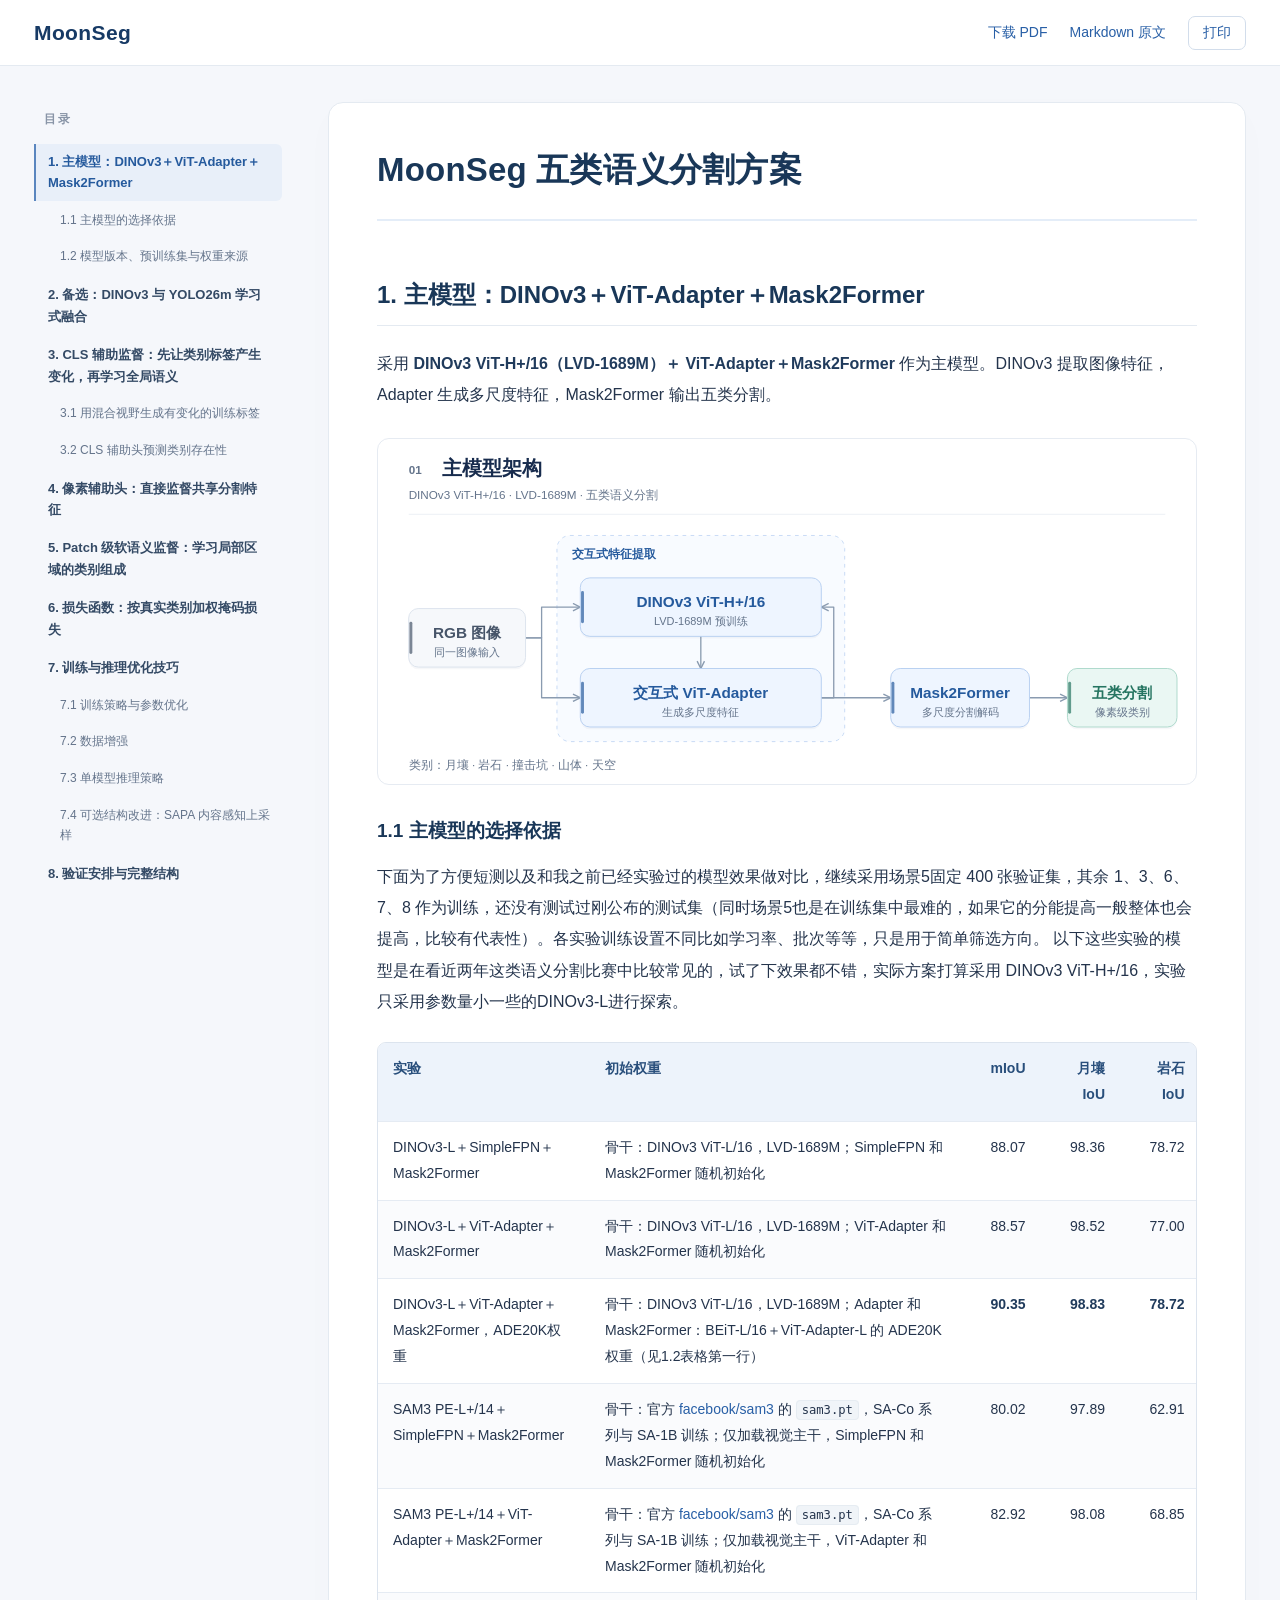
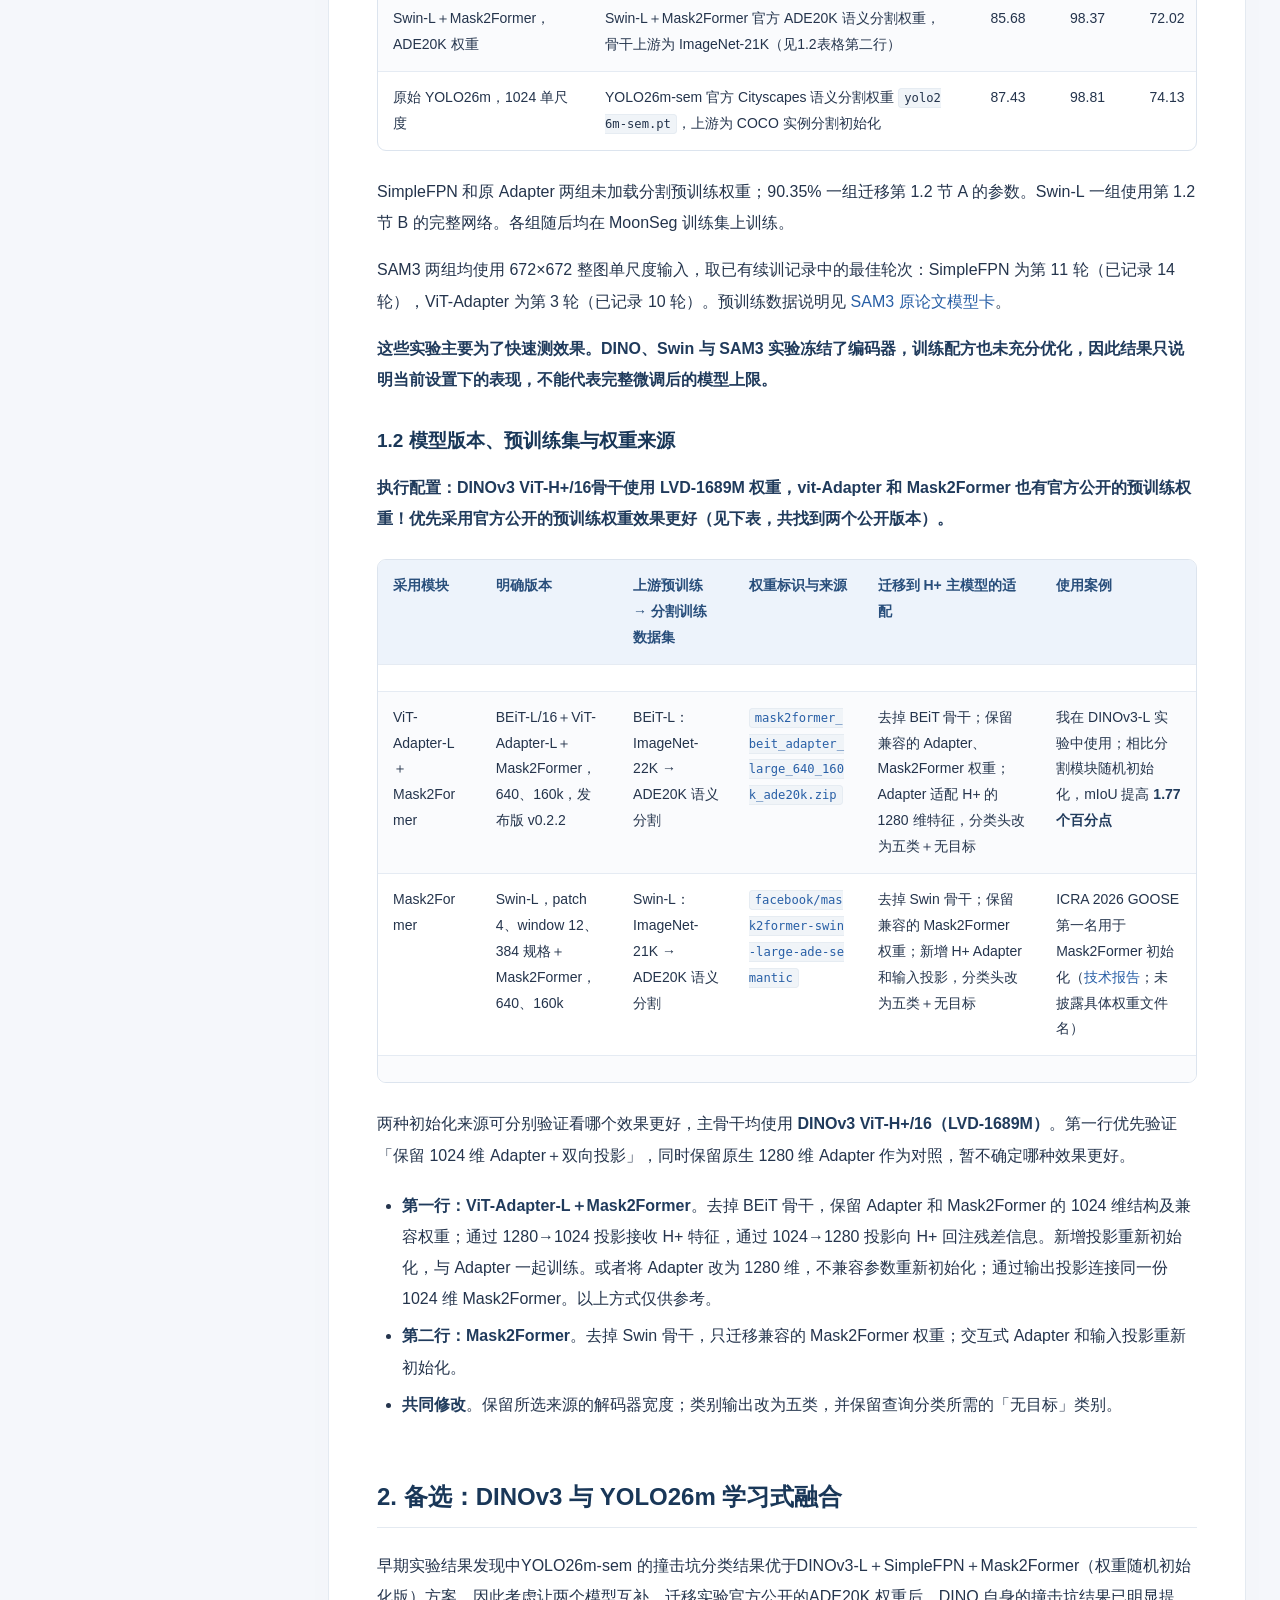
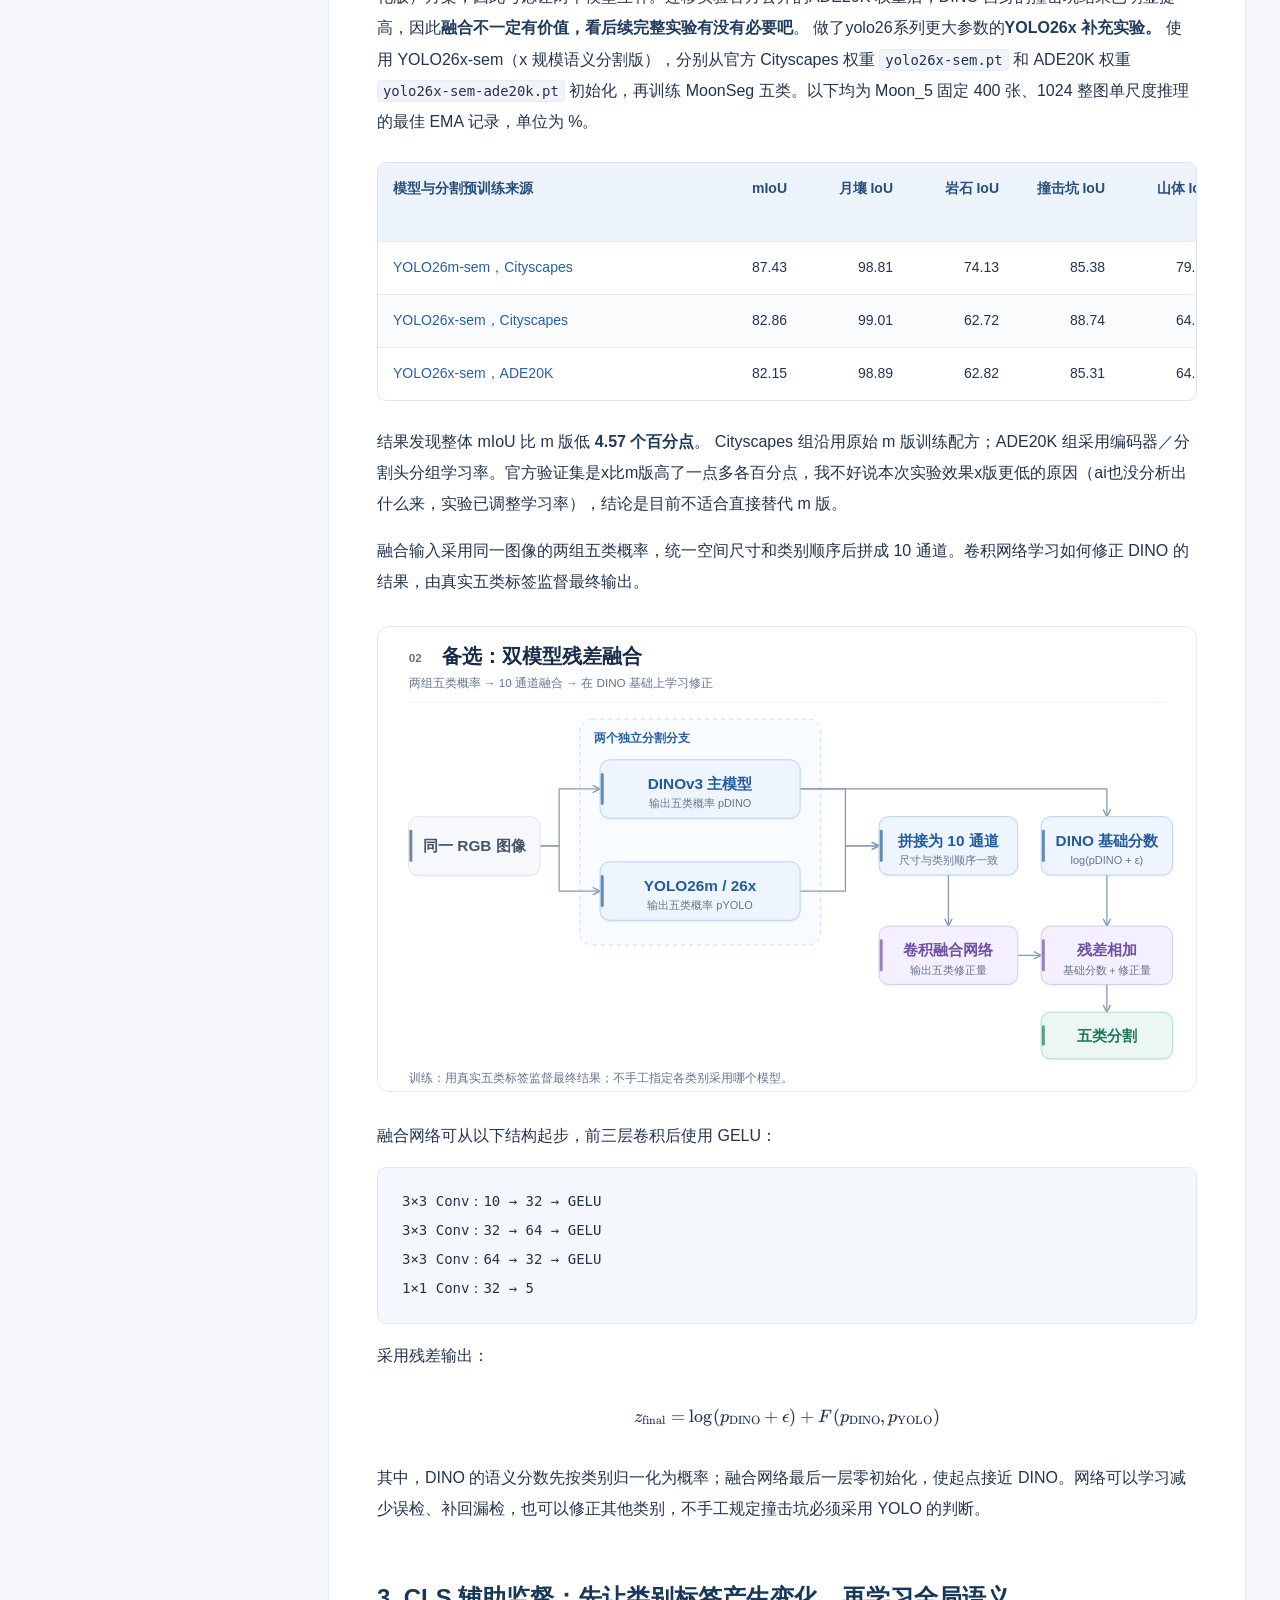
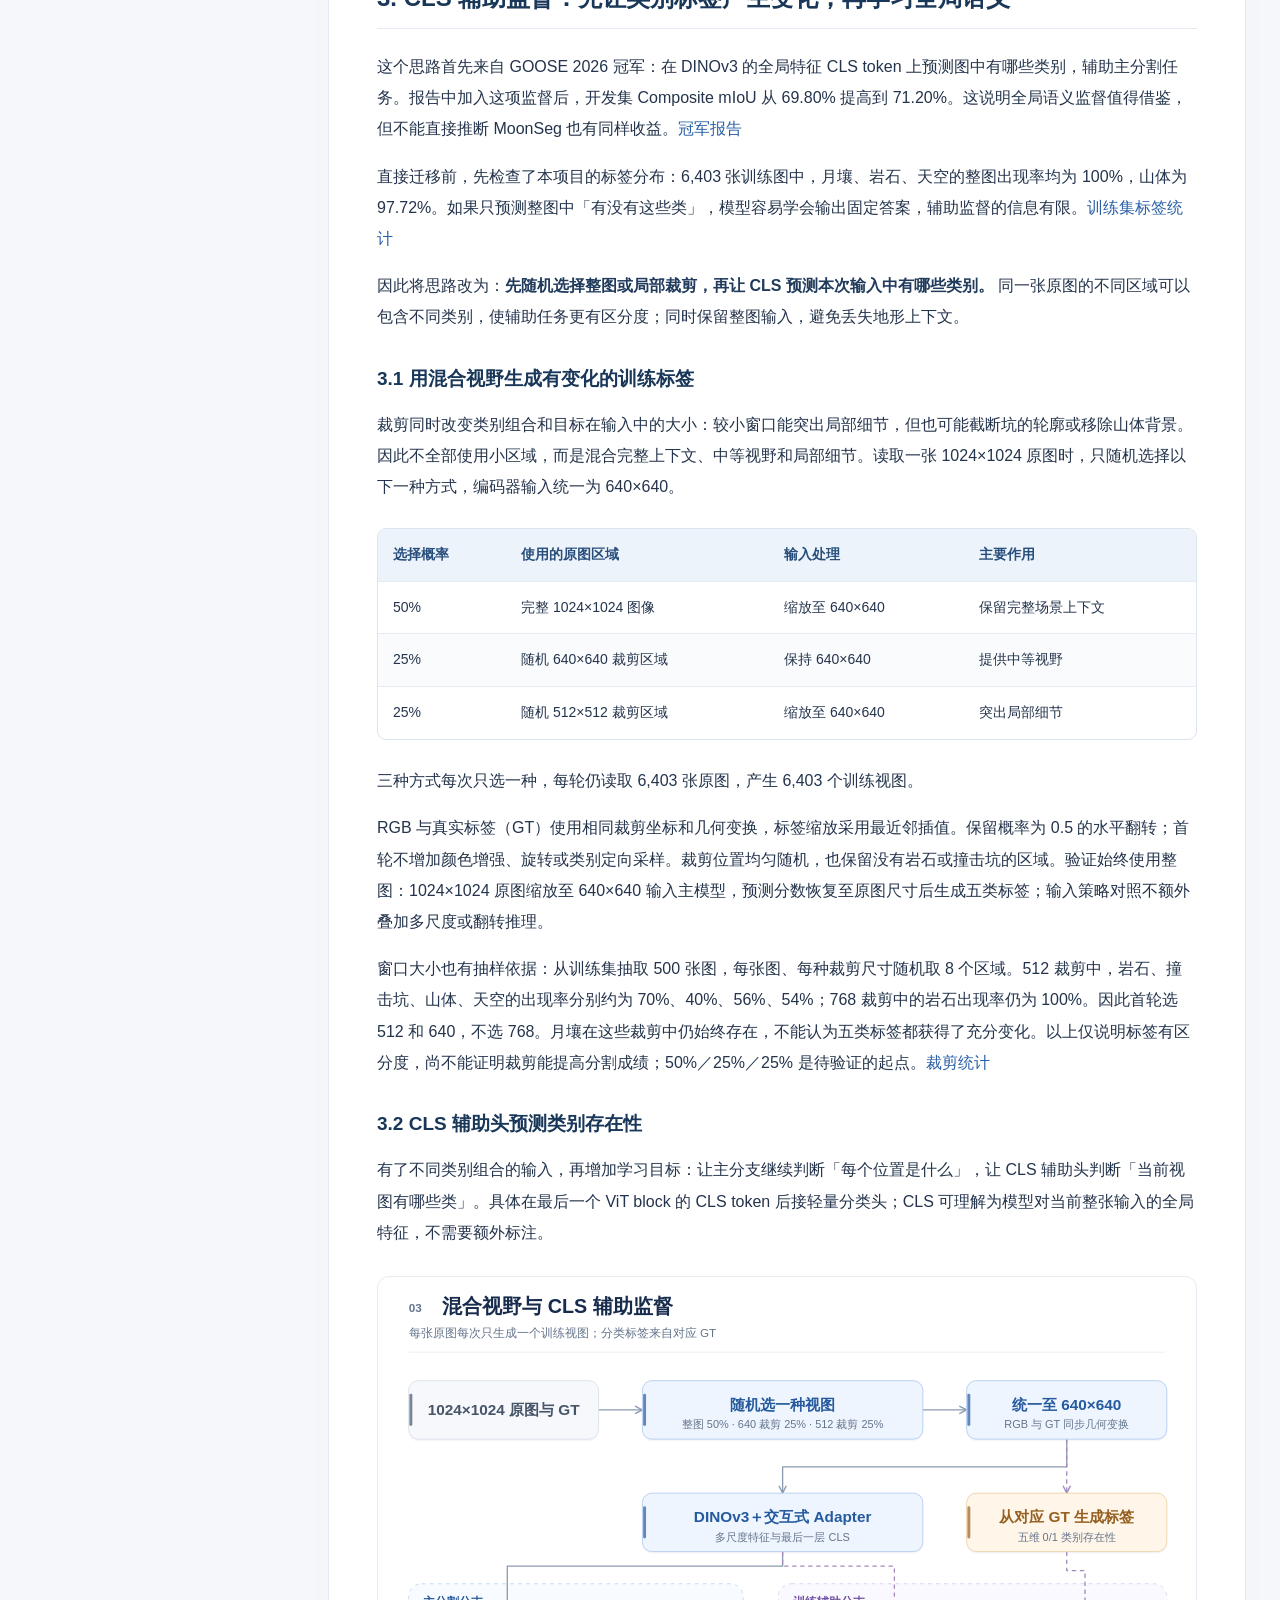
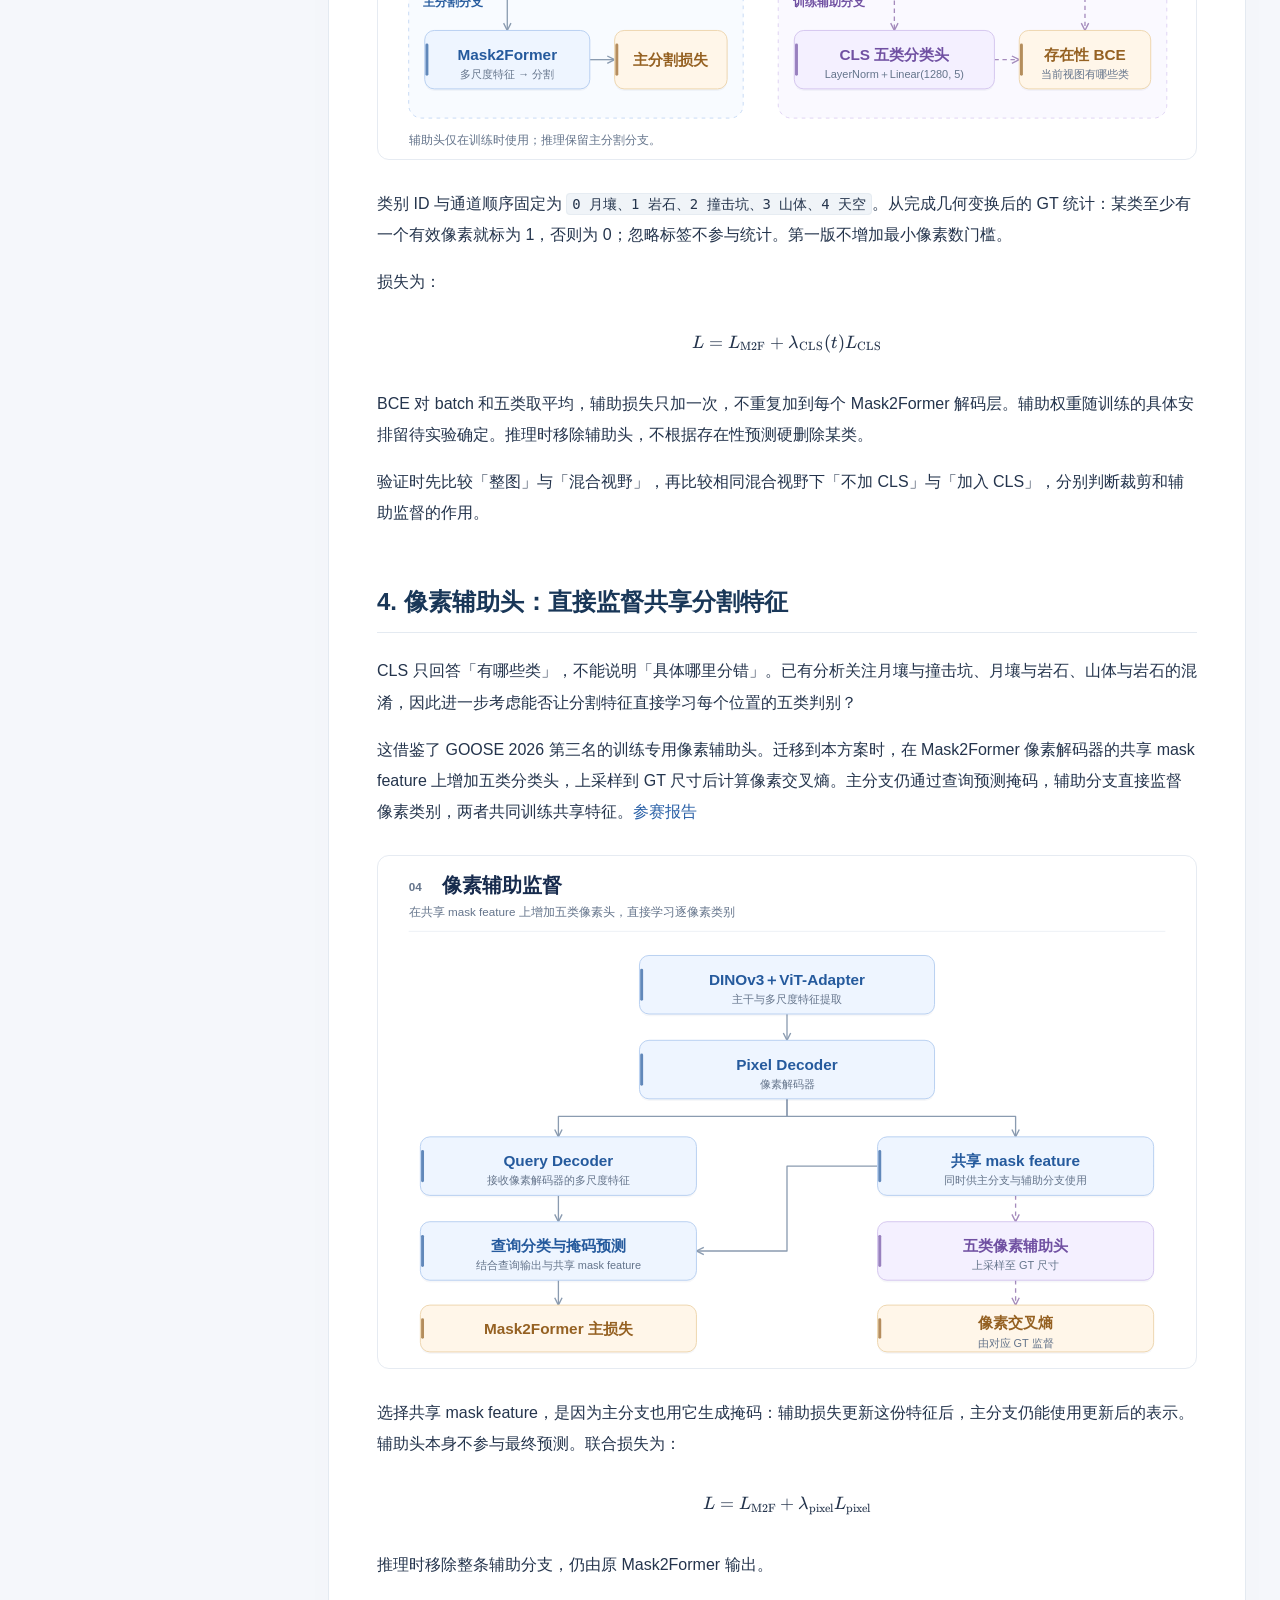
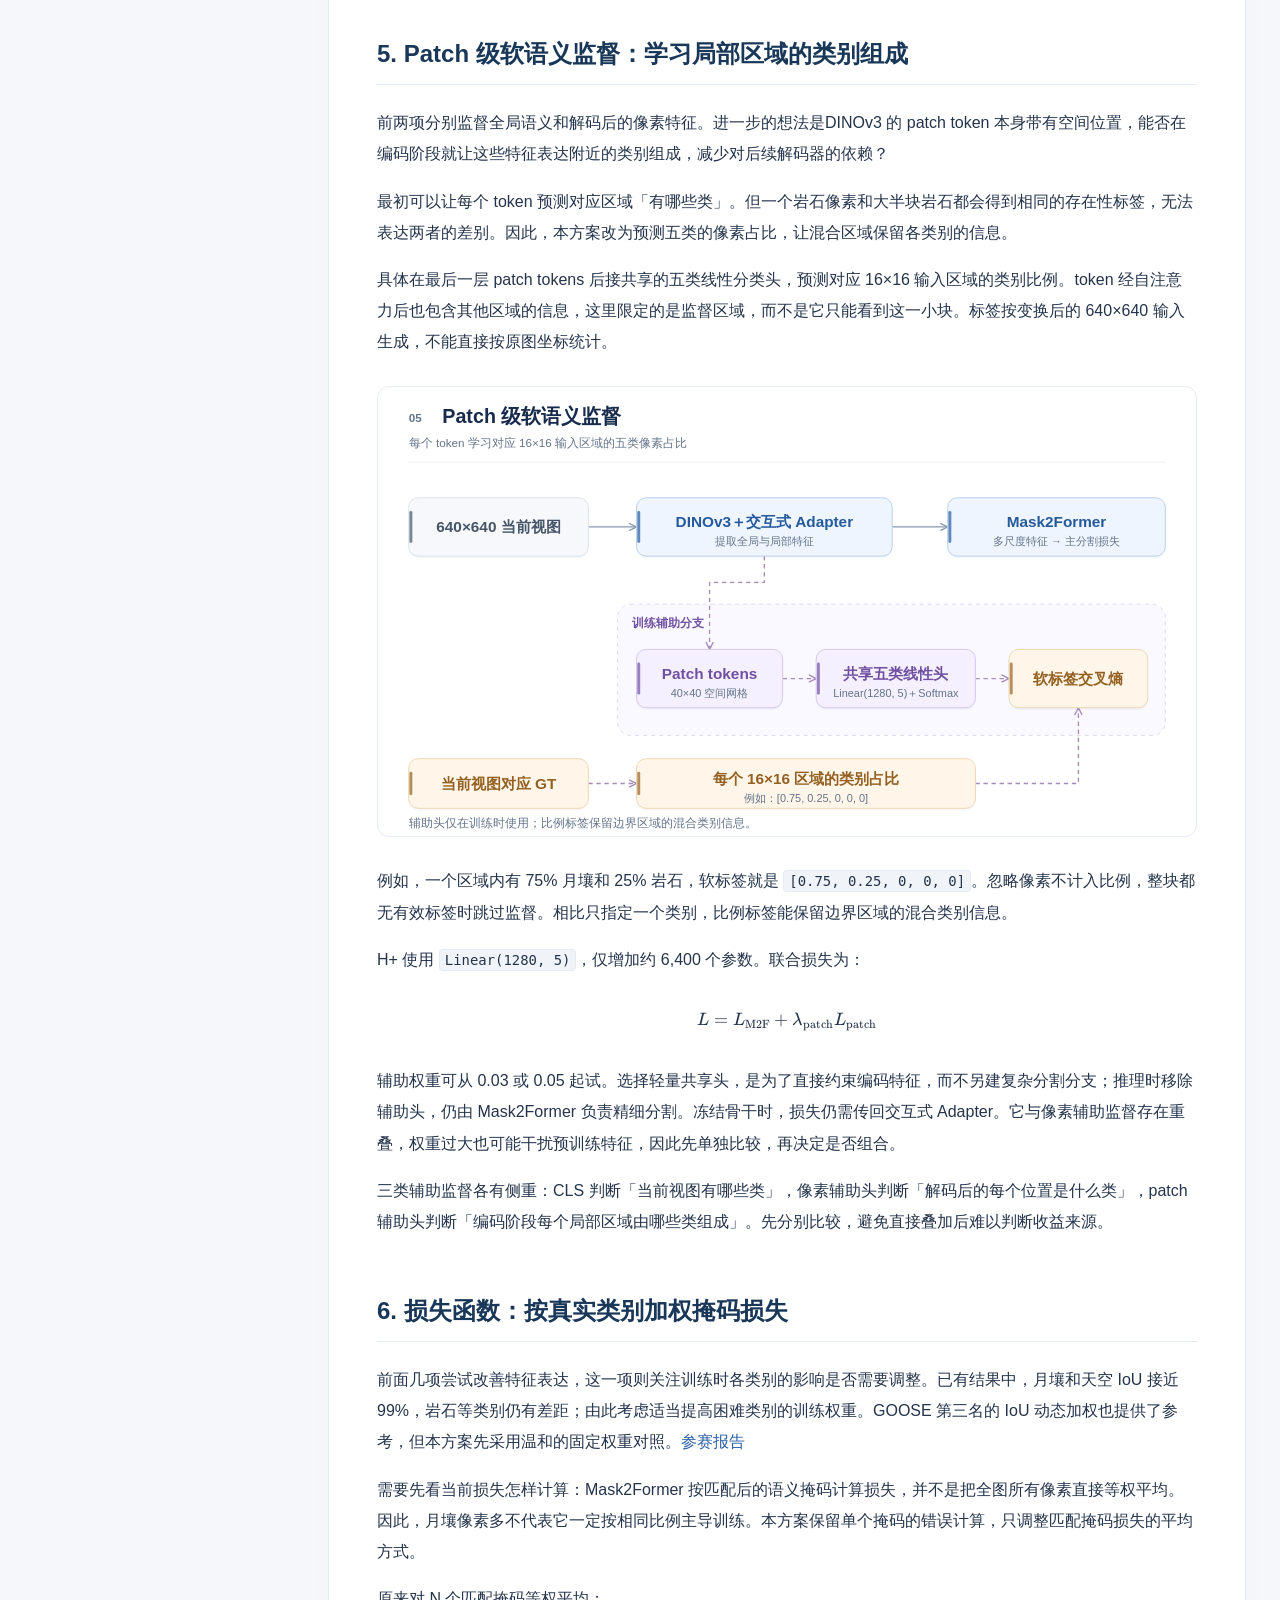
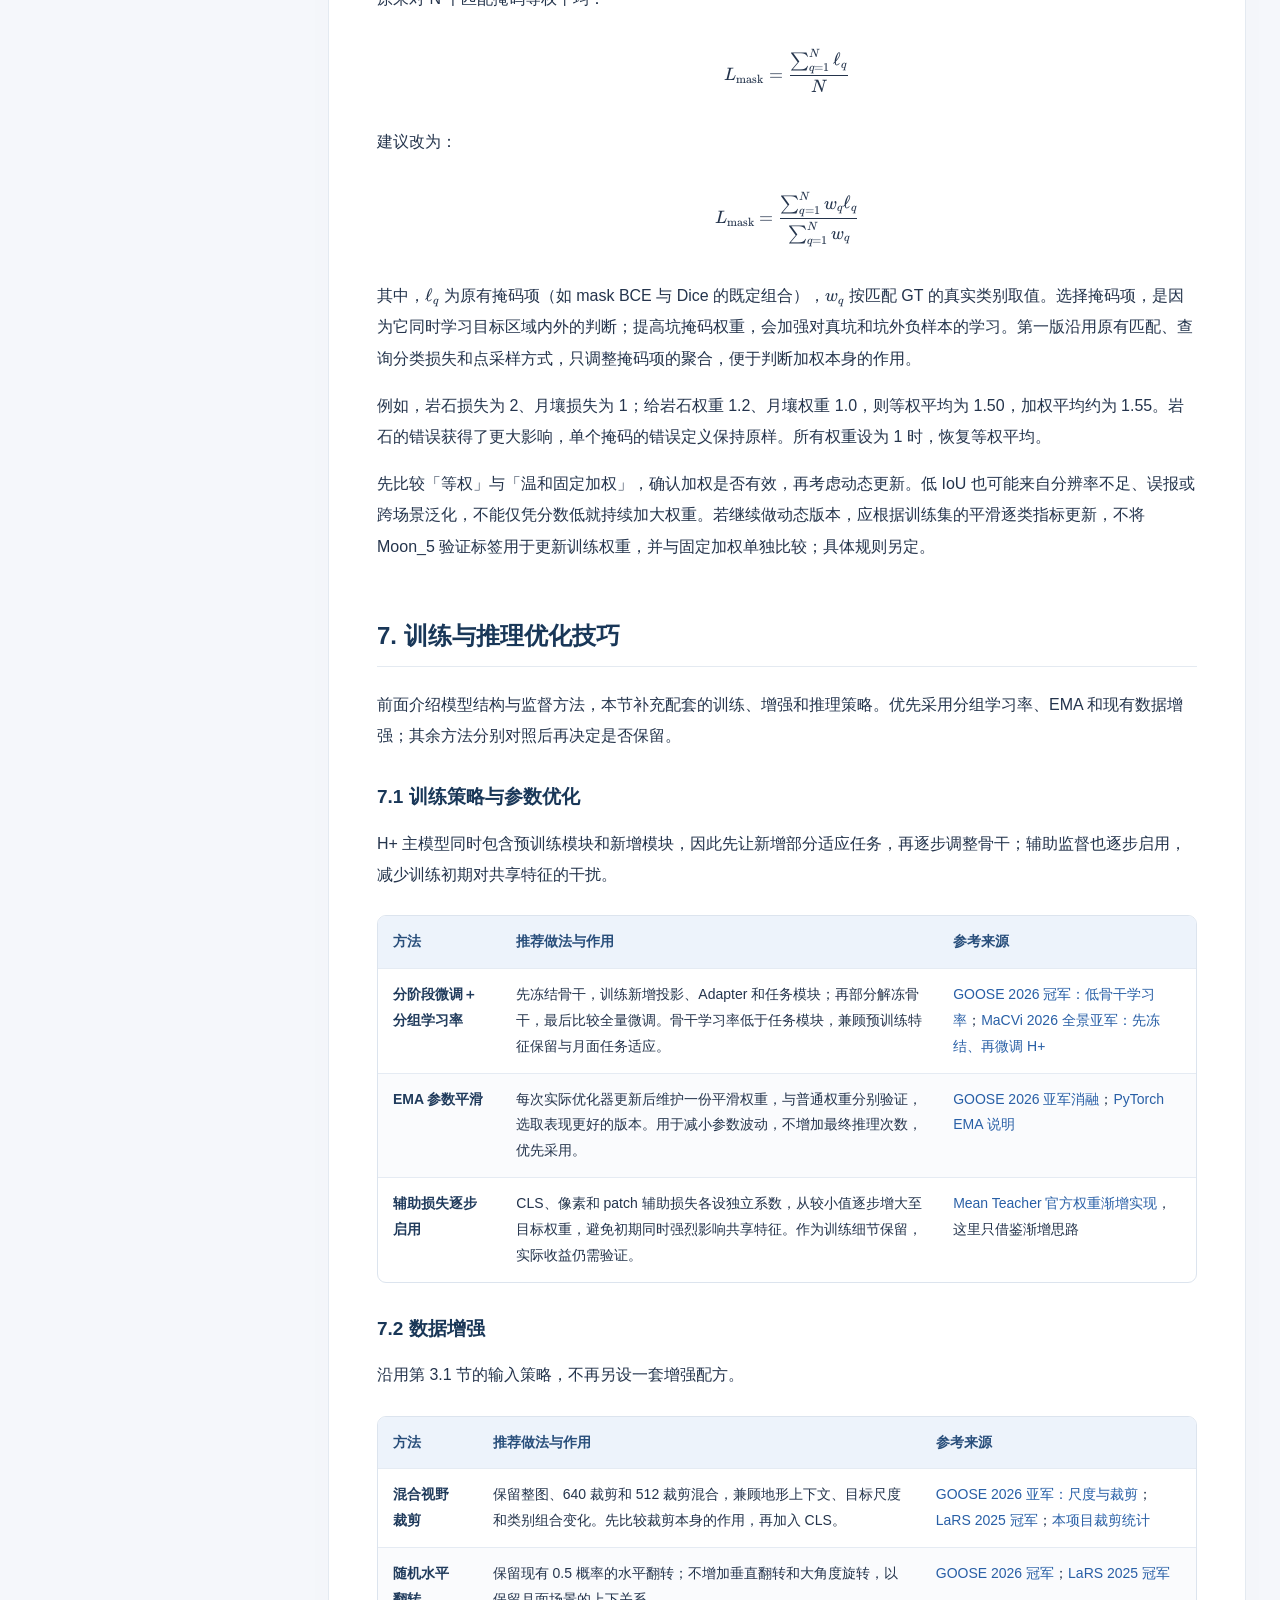
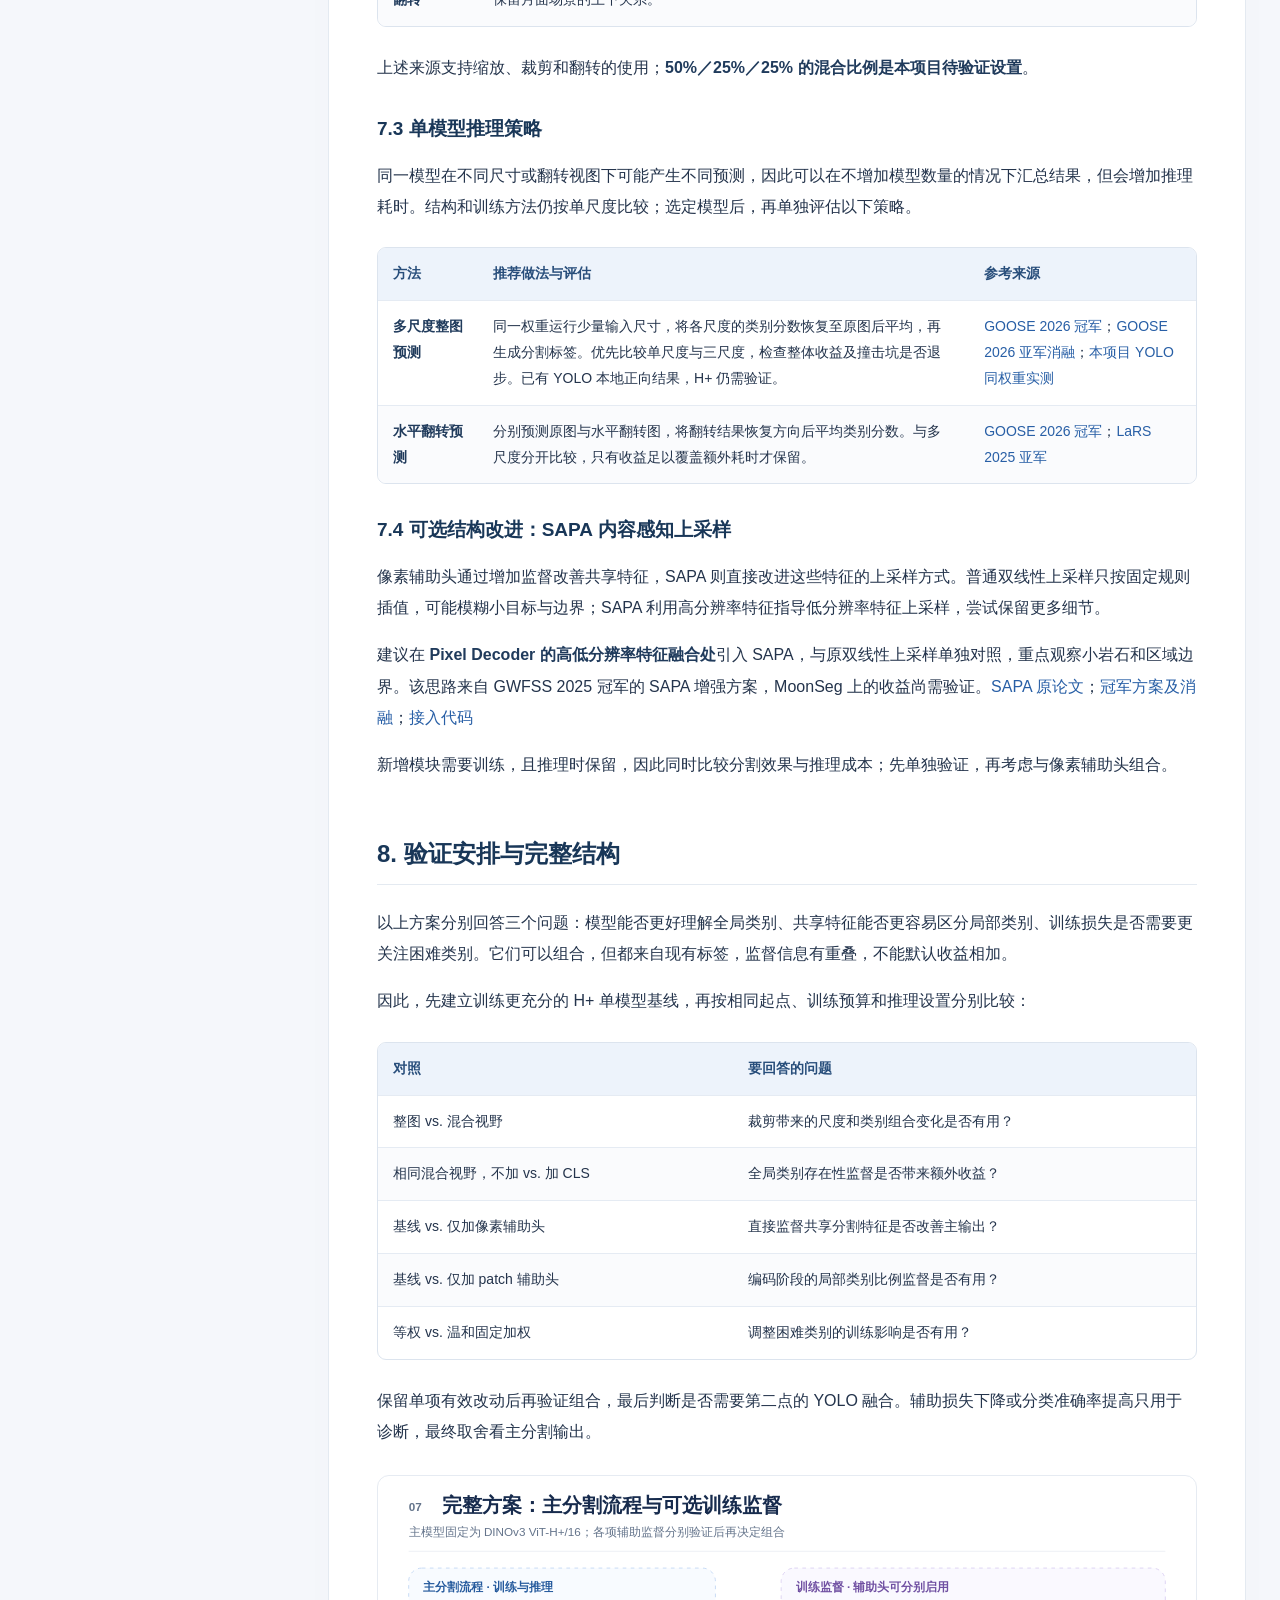
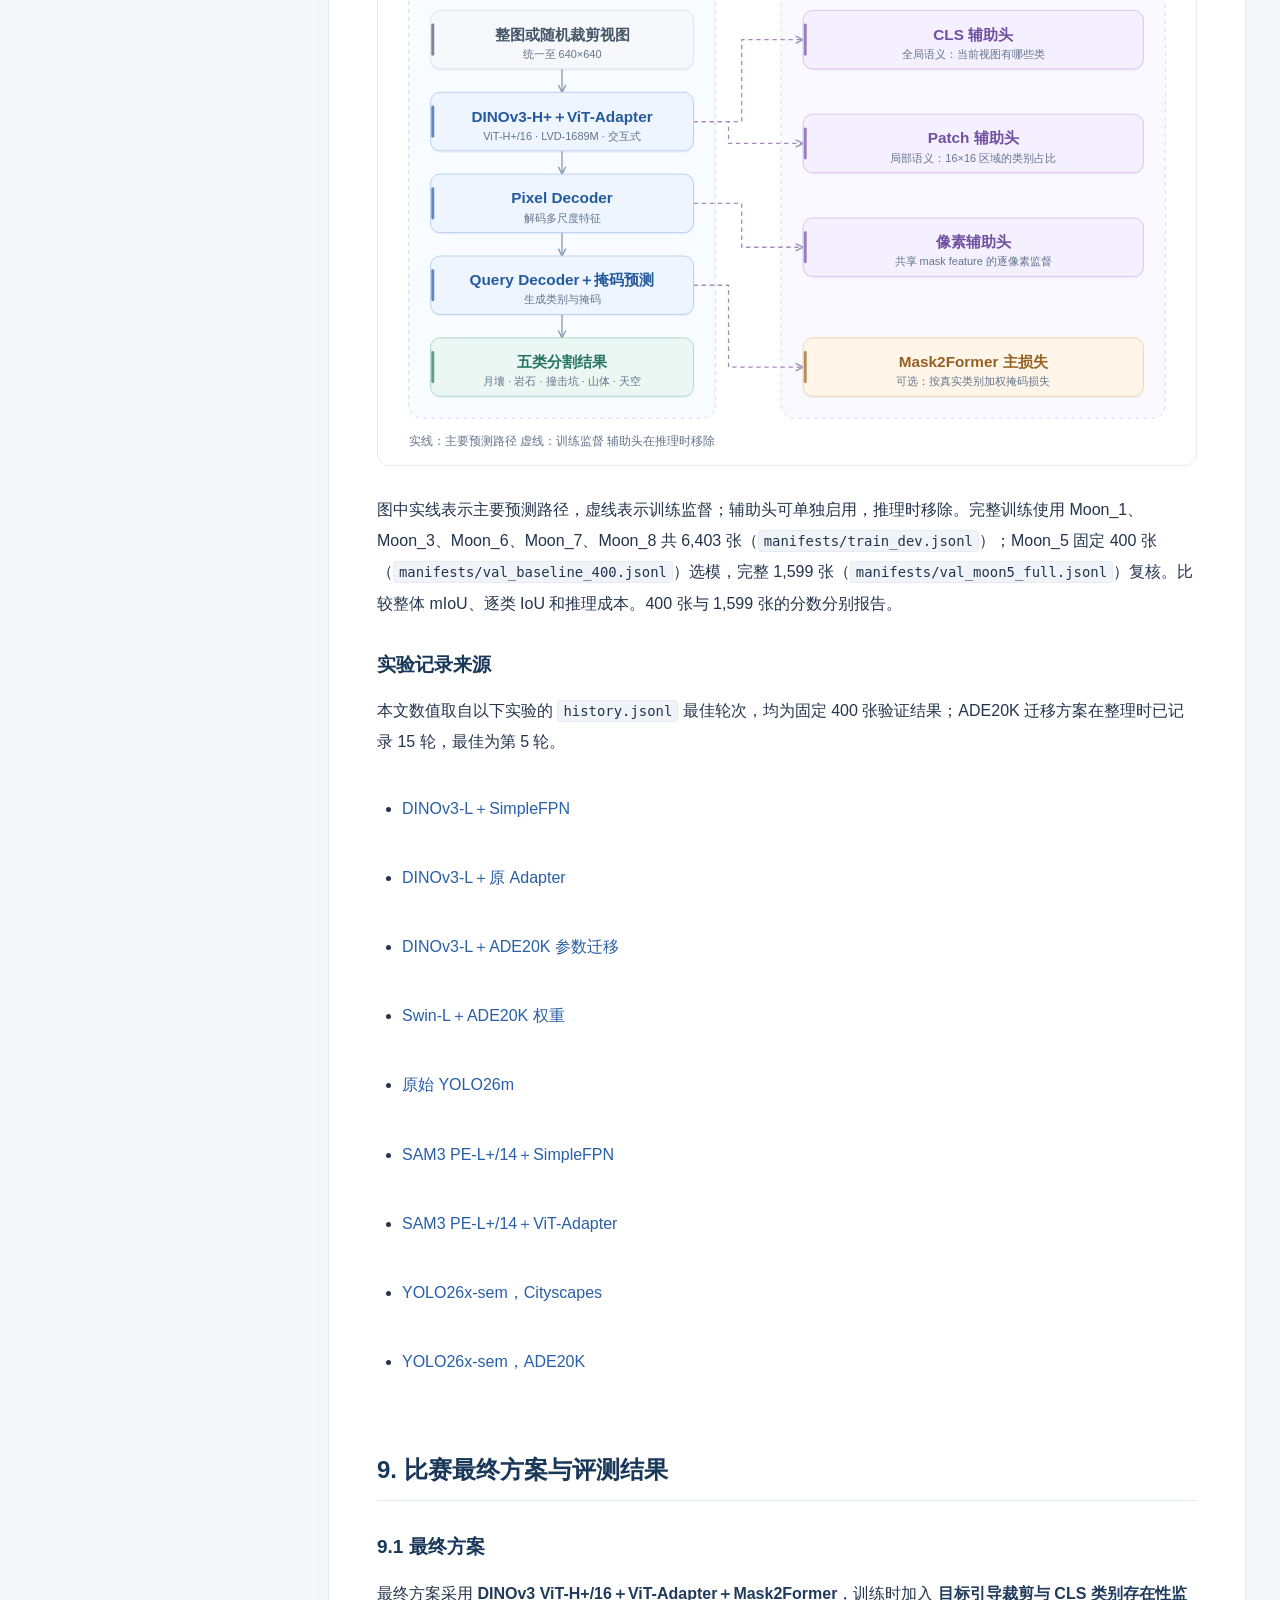
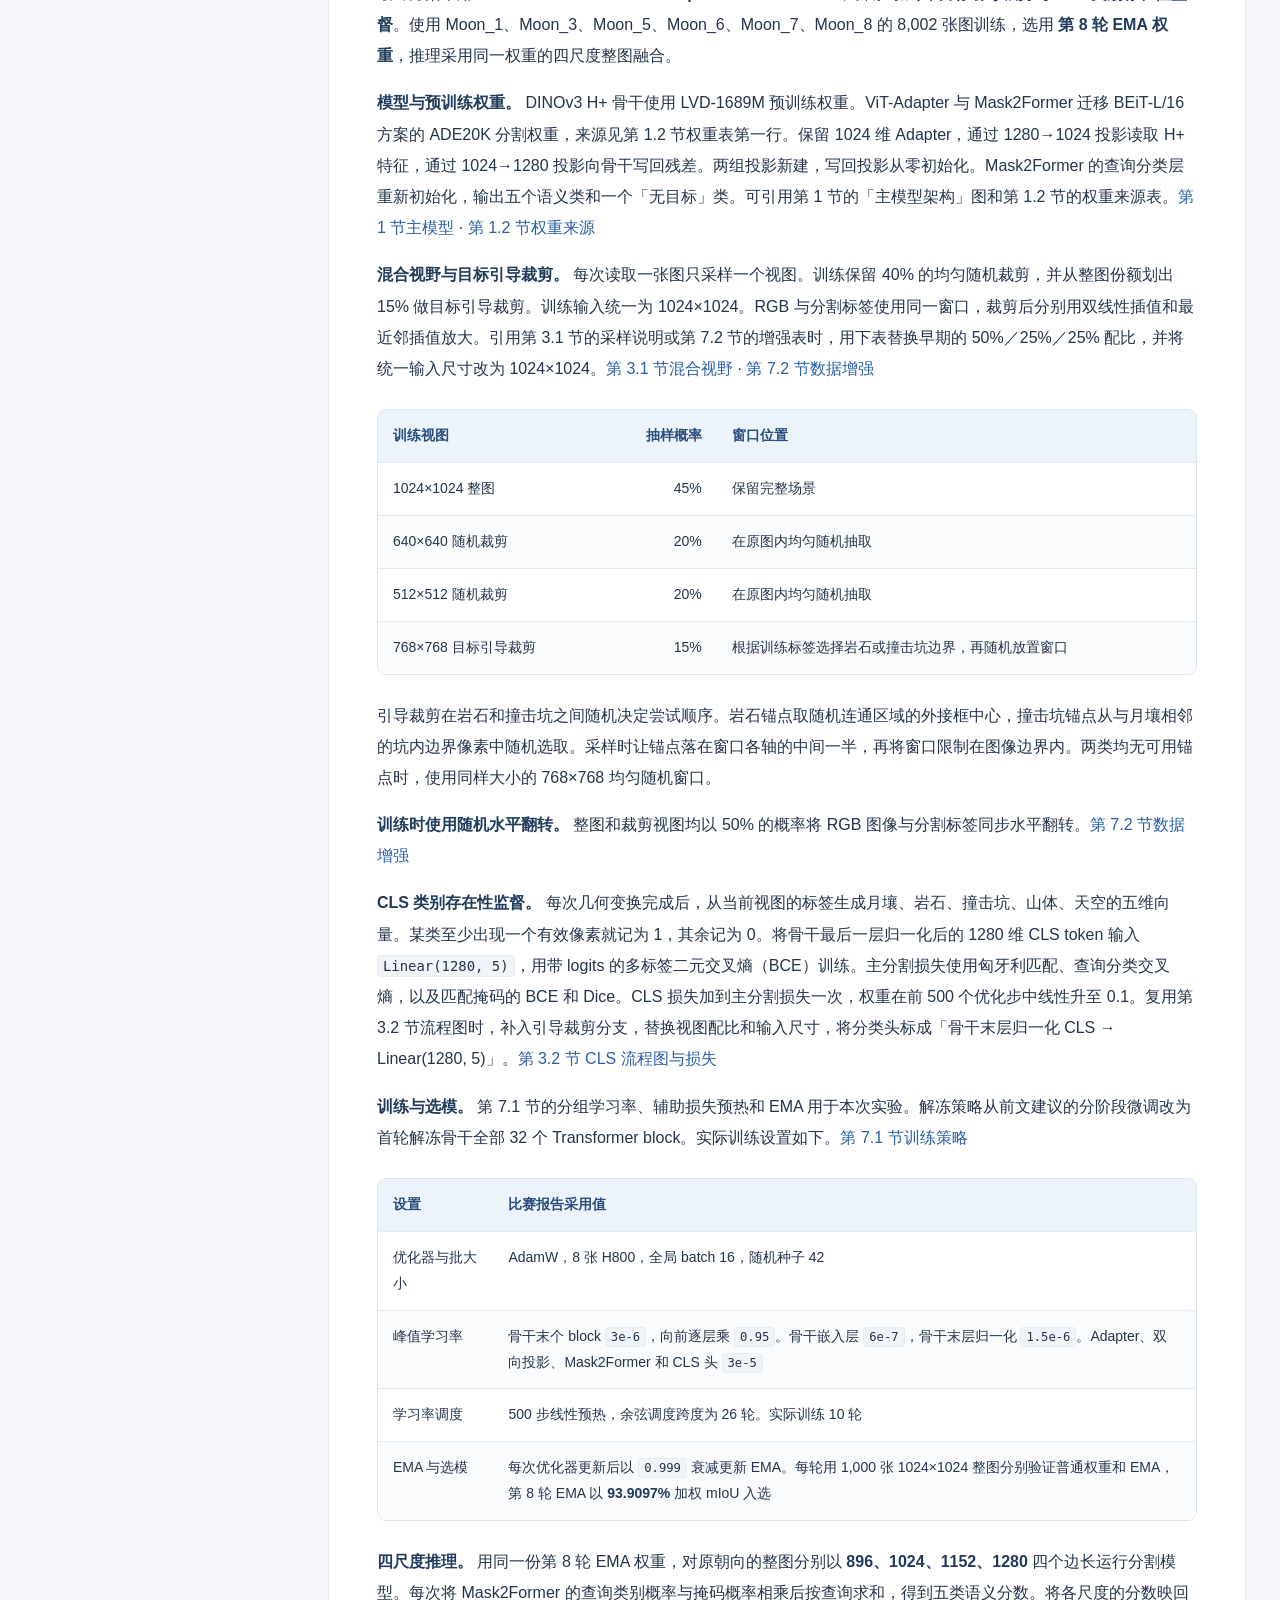
<file: index.html>
<!doctype html>
<html lang="zh-CN"><head><meta charset="utf-8"><meta name="viewport" content="width=device-width,initial-scale=1"><base href="./"><title>MoonSeg 五类语义分割方案</title><link rel="stylesheet" href="vendor/katex/katex.min.css"><link rel="stylesheet" href="style.css"></head>
<body><header class="toolbar"><a class="brand" href="./">MoonSeg</a><div class="tools"><a href="moonseg-proposal.pdf" download>下载 PDF</a><a href="docs/moonseg_model_proposal_20261113.md" download>Markdown 原文</a><button type="button" id="print">打印</button></div></header>
<div class="layout "><nav class="toc" aria-label="文档目录"><div class="toc-label">目录</div><a class="depth-2" href="#section-2">1. 主模型：DINOv3＋ViT-Adapter＋Mask2Former</a>
<a class="depth-3" href="#section-3">1.1 主模型的选择依据</a>
<a class="depth-3" href="#section-4">1.2 模型版本、预训练集与权重来源</a>
<a class="depth-2" href="#section-5">2. 备选：DINOv3 与 YOLO26m 学习式融合</a>
<a class="depth-2" href="#section-6">3. CLS 辅助监督：先让类别标签产生变化，再学习全局语义</a>
<a class="depth-3" href="#section-7">3.1 用混合视野生成有变化的训练标签</a>
<a class="depth-3" href="#section-8">3.2 CLS 辅助头预测类别存在性</a>
<a class="depth-2" href="#section-9">4. 像素辅助头：直接监督共享分割特征</a>
<a class="depth-2" href="#section-10">5. Patch 级软语义监督：学习局部区域的类别组成</a>
<a class="depth-2" href="#section-11">6. 损失函数：按真实类别加权掩码损失</a>
<a class="depth-2" href="#section-12">7. 训练与推理优化技巧</a>
<a class="depth-3" href="#section-13">7.1 训练策略与参数优化</a>
<a class="depth-3" href="#section-14">7.2 数据增强</a>
<a class="depth-3" href="#section-15">7.3 单模型推理策略</a>
<a class="depth-3" href="#section-16">7.4 可选结构改进：SAPA 内容感知上采样</a>
<a class="depth-2" href="#section-17">8. 验证安排与完整结构</a>
<a class="depth-3" href="#section-18">实验记录来源</a>
<a class="depth-2" href="#section-19">9. 比赛最终方案与评测结果</a>
<a class="depth-3" href="#section-20">9.1 最终方案</a>
<a class="depth-3" href="#section-21">9.2 全测试集成绩与方案对照</a>
<a class="depth-3" href="#section-22">9.3 方案取舍</a></nav><main><article id="document"><h1 id="section-1">MoonSeg 五类语义分割方案</h1>
<h2 id="section-2">1. 主模型：DINOv3＋ViT-Adapter＋Mask2Former</h2>
<p>采用 <strong>DINOv3 ViT-H+/16（LVD-1689M）＋ ViT-Adapter＋Mask2Former</strong> 作为主模型。DINOv3 提取图像特征，Adapter 生成多尺度特征，Mask2Former 输出五类分割。</p>
<p><img src="docs/assets/moonseg_proposal/01_main_model.svg" alt="主模型架构" loading="eager"></p>
<h3 id="section-3">1.1 主模型的选择依据</h3>
<p>下面为了方便短测以及和我之前已经实验过的模型效果做对比，继续采用场景5固定 400 张验证集，其余 1、3、6、7、8 作为训练，还没有测试过刚公布的测试集（同时场景5也是在训练集中最难的，如果它的分能提高一般整体也会提高，比较有代表性）。各实验训练设置不同比如学习率、批次等等，只是用于简单筛选方向。
以下这些实验的模型是在看近两年这类语义分割比赛中比较常见的，试了下效果都不错，实际方案打算采用 DINOv3 ViT-H+/16，实验只采用参数量小一些的DINOv3-L进行探索。</p>
<div class="table-wrap"><table>
<thead>
<tr>
<th>实验</th>
<th>初始权重</th>
<th style="text-align:right">mIoU</th>
<th style="text-align:right">月壤 IoU</th>
<th style="text-align:right">岩石 IoU</th>
<th style="text-align:right">撞击坑 IoU</th>
<th style="text-align:right">山体 IoU</th>
<th style="text-align:right">天空 IoU</th>
</tr>
</thead>
<tbody>
<tr>
<td>DINOv3-L＋SimpleFPN＋Mask2Former</td>
<td>骨干：DINOv3 ViT-L/16，LVD-1689M；SimpleFPN 和 Mask2Former 随机初始化</td>
<td style="text-align:right">88.07</td>
<td style="text-align:right">98.36</td>
<td style="text-align:right">78.72</td>
<td style="text-align:right">82.67</td>
<td style="text-align:right">81.29</td>
<td style="text-align:right">99.28</td>
</tr>
<tr>
<td>DINOv3-L＋ViT-Adapter＋Mask2Former</td>
<td>骨干：DINOv3 ViT-L/16，LVD-1689M；ViT-Adapter 和 Mask2Former 随机初始化</td>
<td style="text-align:right">88.57</td>
<td style="text-align:right">98.52</td>
<td style="text-align:right">77.00</td>
<td style="text-align:right">81.01</td>
<td style="text-align:right">87.07</td>
<td style="text-align:right">99.26</td>
</tr>
<tr>
<td>DINOv3-L＋ViT-Adapter＋Mask2Former，ADE20K权重</td>
<td>骨干：DINOv3 ViT-L/16，LVD-1689M；Adapter 和 Mask2Former：BEiT-L/16＋ViT-Adapter-L 的 ADE20K 权重（见1.2表格第一行）</td>
<td style="text-align:right"><strong>90.35</strong></td>
<td style="text-align:right"><strong>98.83</strong></td>
<td style="text-align:right"><strong>78.72</strong></td>
<td style="text-align:right"><strong>86.54</strong></td>
<td style="text-align:right"><strong>88.34</strong></td>
<td style="text-align:right"><strong>99.29</strong></td>
</tr>
<tr>
<td>SAM3 PE-L+/14＋SimpleFPN＋Mask2Former</td>
<td>骨干：官方 <a href="https://huggingface.co/facebook/sam3/tree/3c879f39826c281e95690f02c7821c4de09afae7" target="_blank" rel="noopener noreferrer">facebook/sam3</a> 的 <code>sam3.pt</code>，SA-Co 系列与 SA-1B 训练；仅加载视觉主干，SimpleFPN 和 Mask2Former 随机初始化</td>
<td style="text-align:right">80.02</td>
<td style="text-align:right">97.89</td>
<td style="text-align:right">62.91</td>
<td style="text-align:right">77.43</td>
<td style="text-align:right">62.77</td>
<td style="text-align:right">99.10</td>
</tr>
<tr>
<td>SAM3 PE-L+/14＋ViT-Adapter＋Mask2Former</td>
<td>骨干：官方 <a href="https://huggingface.co/facebook/sam3/tree/3c879f39826c281e95690f02c7821c4de09afae7" target="_blank" rel="noopener noreferrer">facebook/sam3</a> 的 <code>sam3.pt</code>，SA-Co 系列与 SA-1B 训练；仅加载视觉主干，ViT-Adapter 和 Mask2Former 随机初始化</td>
<td style="text-align:right">82.92</td>
<td style="text-align:right">98.08</td>
<td style="text-align:right">68.85</td>
<td style="text-align:right">79.40</td>
<td style="text-align:right">68.95</td>
<td style="text-align:right">99.32</td>
</tr>
<tr>
<td>Swin-L＋Mask2Former，ADE20K 权重</td>
<td>Swin-L＋Mask2Former 官方 ADE20K 语义分割权重，骨干上游为 ImageNet-21K（见1.2表格第二行）</td>
<td style="text-align:right">85.68</td>
<td style="text-align:right">98.37</td>
<td style="text-align:right">72.02</td>
<td style="text-align:right">80.86</td>
<td style="text-align:right">77.86</td>
<td style="text-align:right">99.28</td>
</tr>
<tr>
<td>原始 YOLO26m，1024 单尺度</td>
<td>YOLO26m-sem 官方 Cityscapes 语义分割权重 <code>yolo26m-sem.pt</code>，上游为 COCO 实例分割初始化</td>
<td style="text-align:right">87.43</td>
<td style="text-align:right">98.81</td>
<td style="text-align:right">74.13</td>
<td style="text-align:right">85.38</td>
<td style="text-align:right">79.20</td>
<td style="text-align:right">99.64</td>
</tr>
</tbody>
</table></div>
<p>SimpleFPN 和原 Adapter 两组未加载分割预训练权重；90.35% 一组迁移第 1.2 节 A 的参数。Swin-L 一组使用第 1.2 节 B 的完整网络。各组随后均在 MoonSeg 训练集上训练。</p>
<p>SAM3 两组均使用 672×672 整图单尺度输入，取已有续训记录中的最佳轮次：SimpleFPN 为第 11 轮（已记录 14 轮），ViT-Adapter 为第 3 轮（已记录 10 轮）。预训练数据说明见 <a href="https://arxiv.org/html/2511.16719" target="_blank" rel="noopener noreferrer">SAM3 原论文模型卡</a>。</p>
<p><strong>这些实验主要为了快速测效果。DINO、Swin 与 SAM3 实验冻结了编码器，训练配方也未充分优化，因此结果只说明当前设置下的表现，不能代表完整微调后的模型上限。</strong></p>
<h3 id="section-4">1.2 模型版本、预训练集与权重来源</h3>
<p><strong>执行配置：DINOv3 ViT-H+/16骨干使用 LVD-1689M 权重，vit-Adapter 和 Mask2Former 也有官方公开的预训练权重！优先采用官方公开的预训练权重效果更好（见下表，共找到两个公开版本）。</strong></p>
<div class="table-wrap"><table>
<thead>
<tr>
<th>采用模块</th>
<th>明确版本</th>
<th>上游预训练 → 分割训练数据集</th>
<th>权重标识与来源</th>
<th>迁移到 H+ 主模型的适配</th>
<th>使用案例</th>
</tr>
</thead>
<tbody>
<tr>
<td></td>
<td></td>
<td></td>
<td></td>
<td></td>
<td></td>
</tr>
<tr>
<td>ViT-Adapter-L＋Mask2Former</td>
<td>BEiT-L/16＋ViT-Adapter-L＋Mask2Former，640、160k，发布版 v0.2.2</td>
<td>BEiT-L：ImageNet-22K → ADE20K 语义分割</td>
<td><a href="https://github.com/czczup/ViT-Adapter/releases/download/v0.2.2/mask2former_beit_adapter_large_640_160k_ade20k.zip" target="_blank" rel="noopener noreferrer"><code>mask2former_beit_adapter_large_640_160k_ade20k.zip</code></a></td>
<td>去掉 BEiT 骨干；保留兼容的 Adapter、Mask2Former 权重；Adapter 适配 H+ 的 1280 维特征，分类头改为五类＋无目标</td>
<td>我在 DINOv3-L 实验中使用；相比分割模块随机初始化，mIoU 提高 <strong>1.77 个百分点</strong></td>
</tr>
<tr>
<td>Mask2Former</td>
<td>Swin-L，patch 4、window 12、384 规格＋Mask2Former，640、160k</td>
<td>Swin-L：ImageNet-21K → ADE20K 语义分割</td>
<td><a href="https://huggingface.co/facebook/mask2former-swin-large-ade-semantic" target="_blank" rel="noopener noreferrer"><code>facebook/mask2former-swin-large-ade-semantic</code></a></td>
<td>去掉 Swin 骨干；保留兼容的 Mask2Former 权重；新增 H+ Adapter 和输入投影，分类头改为五类＋无目标</td>
<td>ICRA 2026 GOOSE 第一名用于 Mask2Former 初始化（<a href="https://arxiv.org/html/2606.18582v1" target="_blank" rel="noopener noreferrer">技术报告</a>；未披露具体权重文件名）</td>
</tr>
<tr>
<td></td>
<td></td>
<td></td>
<td></td>
<td></td>
<td></td>
</tr>
</tbody>
</table></div>
<p>两种初始化来源可分别验证看哪个效果更好，主骨干均使用 <strong>DINOv3 ViT-H+/16（LVD-1689M）</strong>。第一行优先验证「保留 1024 维 Adapter＋双向投影」，同时保留原生 1280 维 Adapter 作为对照，暂不确定哪种效果更好。</p>
<ul>
<li><strong>第一行：ViT-Adapter-L＋Mask2Former</strong>。去掉 BEiT 骨干，保留 Adapter 和 Mask2Former 的 1024 维结构及兼容权重；通过 1280→1024 投影接收 H+ 特征，通过 1024→1280 投影向 H+ 回注残差信息。新增投影重新初始化，与 Adapter 一起训练。或者将 Adapter 改为 1280 维，不兼容参数重新初始化；通过输出投影连接同一份 1024 维 Mask2Former。以上方式仅供参考。</li>
<li><strong>第二行：Mask2Former</strong>。去掉 Swin 骨干，只迁移兼容的 Mask2Former 权重；交互式 Adapter 和输入投影重新初始化。</li>
<li><strong>共同修改</strong>。保留所选来源的解码器宽度；类别输出改为五类，并保留查询分类所需的「无目标」类别。</li>
</ul>
<h2 id="section-5">2. 备选：DINOv3 与 YOLO26m 学习式融合</h2>
<p>早期实验结果发现中YOLO26m-sem 的撞击坑分类结果优于DINOv3-L＋SimpleFPN＋Mask2Former（权重随机初始化版）方案，因此考虑让两个模型互补。迁移实验官方公开的ADE20K 权重后，DINO 自身的撞击坑结果已明显提高，因此<strong>融合不一定有价值，看后续完整实验有没有必要吧</strong>。
做了yolo26系列更大参数的<strong>YOLO26x 补充实验。</strong> 使用 YOLO26x-sem（x 规模语义分割版），分别从官方 Cityscapes 权重 <code>yolo26x-sem.pt</code> 和 ADE20K 权重 <code>yolo26x-sem-ade20k.pt</code> 初始化，再训练 MoonSeg 五类。以下均为 Moon_5 固定 400 张、1024 整图单尺度推理的最佳 EMA 记录，单位为 %。</p>
<div class="table-wrap"><table>
<thead>
<tr>
<th>模型与分割预训练来源</th>
<th style="text-align:right">mIoU</th>
<th style="text-align:right">月壤 IoU</th>
<th style="text-align:right">岩石 IoU</th>
<th style="text-align:right">撞击坑 IoU</th>
<th style="text-align:right">山体 IoU</th>
<th style="text-align:right">天空 IoU</th>
<th style="text-align:right">最佳轮次／已记录轮数</th>
</tr>
</thead>
<tbody>
<tr>
<td><a href="runs/yolo26m_sem_b16_lr3e4_e20/history.jsonl">YOLO26m-sem，Cityscapes</a></td>
<td style="text-align:right">87.43</td>
<td style="text-align:right">98.81</td>
<td style="text-align:right">74.13</td>
<td style="text-align:right">85.38</td>
<td style="text-align:right">79.20</td>
<td style="text-align:right">99.64</td>
<td style="text-align:right">6／20</td>
</tr>
<tr>
<td><a href="runs/yolo26x_cityscapes_originalrecipe_b16_lr3e4_e20_20261112/history.jsonl">YOLO26x-sem，Cityscapes</a></td>
<td style="text-align:right">82.86</td>
<td style="text-align:right">99.01</td>
<td style="text-align:right">62.72</td>
<td style="text-align:right">88.74</td>
<td style="text-align:right">64.13</td>
<td style="text-align:right">99.73</td>
<td style="text-align:right">4／10</td>
</tr>
<tr>
<td><a href="runs/yolo26x_ade20k_enc3e5_head3e4_warm2_e20_20261112/history.jsonl">YOLO26x-sem，ADE20K</a></td>
<td style="text-align:right">82.15</td>
<td style="text-align:right">98.89</td>
<td style="text-align:right">62.82</td>
<td style="text-align:right">85.31</td>
<td style="text-align:right">64.02</td>
<td style="text-align:right">99.72</td>
<td style="text-align:right">5／8</td>
</tr>
</tbody>
</table></div>
<p>结果发现整体 mIoU 比 m 版低 <strong>4.57 个百分点</strong>。
Cityscapes 组沿用原始 m 版训练配方；ADE20K 组采用编码器／分割头分组学习率。官方验证集是x比m版高了一点多各百分点，我不好说本次实验效果x版更低的原因（ai也没分析出什么来，实验已调整学习率），结论是目前不适合直接替代 m 版。</p>
<p>融合输入采用同一图像的两组五类概率，统一空间尺寸和类别顺序后拼成 10 通道。卷积网络学习如何修正 DINO 的结果，由真实五类标签监督最终输出。</p>
<p><img src="docs/assets/moonseg_proposal/02_model_fusion.svg" alt="双模型残差融合流程" loading="eager"></p>
<p>融合网络可从以下结构起步，前三层卷积后使用 GELU：</p>
<pre><code class="language-text">3×3 Conv：10 → 32 → GELU
3×3 Conv：32 → 64 → GELU
3×3 Conv：64 → 32 → GELU
1×1 Conv：32 → 5
</code></pre>
<p>采用残差输出：</p>
<section><eqn><span class="katex-display"><span class="katex"><span class="katex-mathml"><math xmlns="http://www.w3.org/1998/Math/MathML" display="block"><semantics><mrow><msub><mi>z</mi><mrow><mi mathvariant="normal">f</mi><mi mathvariant="normal">i</mi><mi mathvariant="normal">n</mi><mi mathvariant="normal">a</mi><mi mathvariant="normal">l</mi></mrow></msub><mo>=</mo><mi>log</mi><mo>⁡</mo><mo stretchy="false">(</mo><msub><mi>p</mi><mrow><mi mathvariant="normal">D</mi><mi mathvariant="normal">I</mi><mi mathvariant="normal">N</mi><mi mathvariant="normal">O</mi></mrow></msub><mo>+</mo><mi>ϵ</mi><mo stretchy="false">)</mo><mo>+</mo><mi>F</mi><mo stretchy="false">(</mo><msub><mi>p</mi><mrow><mi mathvariant="normal">D</mi><mi mathvariant="normal">I</mi><mi mathvariant="normal">N</mi><mi mathvariant="normal">O</mi></mrow></msub><mo separator="true">,</mo><msub><mi>p</mi><mrow><mi mathvariant="normal">Y</mi><mi mathvariant="normal">O</mi><mi mathvariant="normal">L</mi><mi mathvariant="normal">O</mi></mrow></msub><mo stretchy="false">)</mo></mrow><annotation encoding="application/x-tex">
z_{\mathrm{final}}=\log(p_{\mathrm{DINO}}+\epsilon)+F(p_{\mathrm{DINO}},p_{\mathrm{YOLO}})
</annotation></semantics></math></span><span class="katex-html" aria-hidden="true"><span class="katex-base"><span class="katex-strut" style="height:0.5806em;vertical-align:-0.15em;"></span><span class="mord"><span class="mord mathnormal" style="margin-right:0.044em;">z</span><span class="msupsub"><span class="vlist-t vlist-t2"><span class="vlist-r"><span class="vlist" style="height:0.3361em;"><span style="top:-2.55em;margin-left:-0.044em;margin-right:0.05em;"><span class="pstrut" style="height:2.7em;"></span><span class="katex-sizing reset-size6 size3 mtight"><span class="mord mtight"><span class="mord mtight"><span class="mord mathrm mtight">final</span></span></span></span></span></span><span class="vlist-s">​</span></span><span class="vlist-r"><span class="vlist" style="height:0.15em;"><span></span></span></span></span></span></span><span class="mspace" style="margin-right:0.2778em;"></span><span class="mrel">=</span><span class="mspace" style="margin-right:0.2778em;"></span></span><span class="katex-base"><span class="katex-strut" style="height:1em;vertical-align:-0.25em;"></span><span class="mop">lo<span style="margin-right:0.0139em;">g</span></span><span class="mopen">(</span><span class="mord"><span class="mord mathnormal">p</span><span class="msupsub"><span class="vlist-t vlist-t2"><span class="vlist-r"><span class="vlist" style="height:0.3283em;"><span style="top:-2.55em;margin-left:0em;margin-right:0.05em;"><span class="pstrut" style="height:2.7em;"></span><span class="katex-sizing reset-size6 size3 mtight"><span class="mord mtight"><span class="mord mtight"><span class="mord mathrm mtight">DINO</span></span></span></span></span></span><span class="vlist-s">​</span></span><span class="vlist-r"><span class="vlist" style="height:0.15em;"><span></span></span></span></span></span></span><span class="mspace" style="margin-right:0.2222em;"></span><span class="mbin">+</span><span class="mspace" style="margin-right:0.2222em;"></span></span><span class="katex-base"><span class="katex-strut" style="height:1em;vertical-align:-0.25em;"></span><span class="mord mathnormal">ϵ</span><span class="mclose">)</span><span class="mspace" style="margin-right:0.2222em;"></span><span class="mbin">+</span><span class="mspace" style="margin-right:0.2222em;"></span></span><span class="katex-base"><span class="katex-strut" style="height:1em;vertical-align:-0.25em;"></span><span class="mord mathnormal" style="margin-right:0.1389em;">F</span><span class="mopen">(</span><span class="mord"><span class="mord mathnormal">p</span><span class="msupsub"><span class="vlist-t vlist-t2"><span class="vlist-r"><span class="vlist" style="height:0.3283em;"><span style="top:-2.55em;margin-left:0em;margin-right:0.05em;"><span class="pstrut" style="height:2.7em;"></span><span class="katex-sizing reset-size6 size3 mtight"><span class="mord mtight"><span class="mord mtight"><span class="mord mathrm mtight">DINO</span></span></span></span></span></span><span class="vlist-s">​</span></span><span class="vlist-r"><span class="vlist" style="height:0.15em;"><span></span></span></span></span></span></span><span class="mpunct">,</span><span class="mspace" style="margin-right:0.1667em;"></span><span class="mord"><span class="mord mathnormal">p</span><span class="msupsub"><span class="vlist-t vlist-t2"><span class="vlist-r"><span class="vlist" style="height:0.3283em;"><span style="top:-2.55em;margin-left:0em;margin-right:0.05em;"><span class="pstrut" style="height:2.7em;"></span><span class="katex-sizing reset-size6 size3 mtight"><span class="mord mtight"><span class="mord mtight"><span class="mord mathrm mtight">YOLO</span></span></span></span></span></span><span class="vlist-s">​</span></span><span class="vlist-r"><span class="vlist" style="height:0.15em;"><span></span></span></span></span></span></span><span class="mclose">)</span></span></span></span></span></eqn></section><p>其中，DINO 的语义分数先按类别归一化为概率；融合网络最后一层零初始化，使起点接近 DINO。网络可以学习减少误检、补回漏检，也可以修正其他类别，不手工规定撞击坑必须采用 YOLO 的判断。</p>
<h2 id="section-6">3. CLS 辅助监督：先让类别标签产生变化，再学习全局语义</h2>
<p>这个思路首先来自 GOOSE 2026 冠军：在 DINOv3 的全局特征 CLS token 上预测图中有哪些类别，辅助主分割任务。报告中加入这项监督后，开发集 Composite mIoU 从 69.80% 提高到 71.20%。这说明全局语义监督值得借鉴，但不能直接推断 MoonSeg 也有同样收益。<a href="https://arxiv.org/html/2606.18582v1" target="_blank" rel="noopener noreferrer">冠军报告</a></p>
<p>直接迁移前，先检查了本项目的标签分布：6,403 张训练图中，月壤、岩石、天空的整图出现率均为 100%，山体为 97.72%。如果只预测整图中「有没有这些类」，模型容易学会输出固定答案，辅助监督的信息有限。<a href="artifacts/auxiliary_target_analysis_20261112/summary.json">训练集标签统计</a></p>
<p>因此将思路改为：<strong>先随机选择整图或局部裁剪，再让 CLS 预测本次输入中有哪些类别。</strong> 同一张原图的不同区域可以包含不同类别，使辅助任务更有区分度；同时保留整图输入，避免丢失地形上下文。</p>
<h3 id="section-7">3.1 用混合视野生成有变化的训练标签</h3>
<p>裁剪同时改变类别组合和目标在输入中的大小：较小窗口能突出局部细节，但也可能截断坑的轮廓或移除山体背景。因此不全部使用小区域，而是混合完整上下文、中等视野和局部细节。读取一张 1024×1024 原图时，只随机选择以下一种方式，编码器输入统一为 640×640。</p>
<div class="table-wrap"><table>
<thead>
<tr>
<th>选择概率</th>
<th>使用的原图区域</th>
<th>输入处理</th>
<th>主要作用</th>
</tr>
</thead>
<tbody>
<tr>
<td>50%</td>
<td>完整 1024×1024 图像</td>
<td>缩放至 640×640</td>
<td>保留完整场景上下文</td>
</tr>
<tr>
<td>25%</td>
<td>随机 640×640 裁剪区域</td>
<td>保持 640×640</td>
<td>提供中等视野</td>
</tr>
<tr>
<td>25%</td>
<td>随机 512×512 裁剪区域</td>
<td>缩放至 640×640</td>
<td>突出局部细节</td>
</tr>
</tbody>
</table></div>
<p>三种方式每次只选一种，每轮仍读取 6,403 张原图，产生 6,403 个训练视图。</p>
<p>RGB 与真实标签（GT）使用相同裁剪坐标和几何变换，标签缩放采用最近邻插值。保留概率为 0.5 的水平翻转；首轮不增加颜色增强、旋转或类别定向采样。裁剪位置均匀随机，也保留没有岩石或撞击坑的区域。验证始终使用整图：1024×1024 原图缩放至 640×640 输入主模型，预测分数恢复至原图尺寸后生成五类标签；输入策略对照不额外叠加多尺度或翻转推理。</p>
<p>窗口大小也有抽样依据：从训练集抽取 500 张图，每张图、每种裁剪尺寸随机取 8 个区域。512 裁剪中，岩石、撞击坑、山体、天空的出现率分别约为 70%、40%、56%、54%；768 裁剪中的岩石出现率仍为 100%。因此首轮选 512 和 640，不选 768。月壤在这些裁剪中仍始终存在，不能认为五类标签都获得了充分变化。以上仅说明标签有区分度，尚不能证明裁剪能提高分割成绩；50%／25%／25% 是待验证的起点。<a href="artifacts/auxiliary_target_analysis_20261112/random_crop_probe.json">裁剪统计</a></p>
<h3 id="section-8">3.2 CLS 辅助头预测类别存在性</h3>
<p>有了不同类别组合的输入，再增加学习目标：让主分支继续判断「每个位置是什么」，让 CLS 辅助头判断「当前视图有哪些类」。具体在最后一个 ViT block 的 CLS token 后接轻量分类头；CLS 可理解为模型对当前整张输入的全局特征，不需要额外标注。</p>
<p><img src="docs/assets/moonseg_proposal/03_cls_supervision.svg" alt="混合视野与 CLS 辅助监督流程" loading="eager"></p>
<p>类别 ID 与通道顺序固定为 <code>0 月壤、1 岩石、2 撞击坑、3 山体、4 天空</code>。从完成几何变换后的 GT 统计：某类至少有一个有效像素就标为 1，否则为 0；忽略标签不参与统计。第一版不增加最小像素数门槛。</p>
<p>损失为：</p>
<section><eqn><span class="katex-display"><span class="katex"><span class="katex-mathml"><math xmlns="http://www.w3.org/1998/Math/MathML" display="block"><semantics><mrow><mi>L</mi><mo>=</mo><msub><mi>L</mi><mrow><mi mathvariant="normal">M</mi><mn>2</mn><mi mathvariant="normal">F</mi></mrow></msub><mo>+</mo><msub><mi>λ</mi><mrow><mi mathvariant="normal">C</mi><mi mathvariant="normal">L</mi><mi mathvariant="normal">S</mi></mrow></msub><mo stretchy="false">(</mo><mi>t</mi><mo stretchy="false">)</mo><msub><mi>L</mi><mrow><mi mathvariant="normal">C</mi><mi mathvariant="normal">L</mi><mi mathvariant="normal">S</mi></mrow></msub></mrow><annotation encoding="application/x-tex">
L=L_{\mathrm{M2F}}+\lambda_{\mathrm{CLS}}(t)L_{\mathrm{CLS}}
</annotation></semantics></math></span><span class="katex-html" aria-hidden="true"><span class="katex-base"><span class="katex-strut" style="height:0.6833em;"></span><span class="mord mathnormal">L</span><span class="mspace" style="margin-right:0.2778em;"></span><span class="mrel">=</span><span class="mspace" style="margin-right:0.2778em;"></span></span><span class="katex-base"><span class="katex-strut" style="height:0.8333em;vertical-align:-0.15em;"></span><span class="mord"><span class="mord mathnormal">L</span><span class="msupsub"><span class="vlist-t vlist-t2"><span class="vlist-r"><span class="vlist" style="height:0.3283em;"><span style="top:-2.55em;margin-left:0em;margin-right:0.05em;"><span class="pstrut" style="height:2.7em;"></span><span class="katex-sizing reset-size6 size3 mtight"><span class="mord mtight"><span class="mord mtight"><span class="mord mathrm mtight">M2F</span></span></span></span></span></span><span class="vlist-s">​</span></span><span class="vlist-r"><span class="vlist" style="height:0.15em;"><span></span></span></span></span></span></span><span class="mspace" style="margin-right:0.2222em;"></span><span class="mbin">+</span><span class="mspace" style="margin-right:0.2222em;"></span></span><span class="katex-base"><span class="katex-strut" style="height:1em;vertical-align:-0.25em;"></span><span class="mord"><span class="mord mathnormal">λ</span><span class="msupsub"><span class="vlist-t vlist-t2"><span class="vlist-r"><span class="vlist" style="height:0.3283em;"><span style="top:-2.55em;margin-left:0em;margin-right:0.05em;"><span class="pstrut" style="height:2.7em;"></span><span class="katex-sizing reset-size6 size3 mtight"><span class="mord mtight"><span class="mord mtight"><span class="mord mathrm mtight">CLS</span></span></span></span></span></span><span class="vlist-s">​</span></span><span class="vlist-r"><span class="vlist" style="height:0.15em;"><span></span></span></span></span></span></span><span class="mopen">(</span><span class="mord mathnormal">t</span><span class="mclose">)</span><span class="mord"><span class="mord mathnormal">L</span><span class="msupsub"><span class="vlist-t vlist-t2"><span class="vlist-r"><span class="vlist" style="height:0.3283em;"><span style="top:-2.55em;margin-left:0em;margin-right:0.05em;"><span class="pstrut" style="height:2.7em;"></span><span class="katex-sizing reset-size6 size3 mtight"><span class="mord mtight"><span class="mord mtight"><span class="mord mathrm mtight">CLS</span></span></span></span></span></span><span class="vlist-s">​</span></span><span class="vlist-r"><span class="vlist" style="height:0.15em;"><span></span></span></span></span></span></span></span></span></span></span></eqn></section><p>BCE 对 batch 和五类取平均，辅助损失只加一次，不重复加到每个 Mask2Former 解码层。辅助权重随训练的具体安排留待实验确定。推理时移除辅助头，不根据存在性预测硬删除某类。</p>
<p>验证时先比较「整图」与「混合视野」，再比较相同混合视野下「不加 CLS」与「加入 CLS」，分别判断裁剪和辅助监督的作用。</p>
<h2 id="section-9">4. 像素辅助头：直接监督共享分割特征</h2>
<p>CLS 只回答「有哪些类」，不能说明「具体哪里分错」。已有分析关注月壤与撞击坑、月壤与岩石、山体与岩石的混淆，因此进一步考虑能否让分割特征直接学习每个位置的五类判别？</p>
<p>这借鉴了 GOOSE 2026 第三名的训练专用像素辅助头。迁移到本方案时，在 Mask2Former 像素解码器的共享 mask feature 上增加五类分类头，上采样到 GT 尺寸后计算像素交叉熵。主分支仍通过查询预测掩码，辅助分支直接监督像素类别，两者共同训练共享特征。<a href="https://arxiv.org/html/2606.15937v1#S2.SS4" target="_blank" rel="noopener noreferrer">参赛报告</a></p>
<p><img src="docs/assets/moonseg_proposal/04_pixel_supervision.svg" alt="像素辅助监督流程" loading="eager"></p>
<p>选择共享 mask feature，是因为主分支也用它生成掩码：辅助损失更新这份特征后，主分支仍能使用更新后的表示。辅助头本身不参与最终预测。联合损失为：</p>
<section><eqn><span class="katex-display"><span class="katex"><span class="katex-mathml"><math xmlns="http://www.w3.org/1998/Math/MathML" display="block"><semantics><mrow><mi>L</mi><mo>=</mo><msub><mi>L</mi><mrow><mi mathvariant="normal">M</mi><mn>2</mn><mi mathvariant="normal">F</mi></mrow></msub><mo>+</mo><msub><mi>λ</mi><mrow><mi mathvariant="normal">p</mi><mi mathvariant="normal">i</mi><mi mathvariant="normal">x</mi><mi mathvariant="normal">e</mi><mi mathvariant="normal">l</mi></mrow></msub><msub><mi>L</mi><mrow><mi mathvariant="normal">p</mi><mi mathvariant="normal">i</mi><mi mathvariant="normal">x</mi><mi mathvariant="normal">e</mi><mi mathvariant="normal">l</mi></mrow></msub></mrow><annotation encoding="application/x-tex">
L=L_{\mathrm{M2F}}+\lambda_{\mathrm{pixel}}L_{\mathrm{pixel}}
</annotation></semantics></math></span><span class="katex-html" aria-hidden="true"><span class="katex-base"><span class="katex-strut" style="height:0.6833em;"></span><span class="mord mathnormal">L</span><span class="mspace" style="margin-right:0.2778em;"></span><span class="mrel">=</span><span class="mspace" style="margin-right:0.2778em;"></span></span><span class="katex-base"><span class="katex-strut" style="height:0.8333em;vertical-align:-0.15em;"></span><span class="mord"><span class="mord mathnormal">L</span><span class="msupsub"><span class="vlist-t vlist-t2"><span class="vlist-r"><span class="vlist" style="height:0.3283em;"><span style="top:-2.55em;margin-left:0em;margin-right:0.05em;"><span class="pstrut" style="height:2.7em;"></span><span class="katex-sizing reset-size6 size3 mtight"><span class="mord mtight"><span class="mord mtight"><span class="mord mathrm mtight">M2F</span></span></span></span></span></span><span class="vlist-s">​</span></span><span class="vlist-r"><span class="vlist" style="height:0.15em;"><span></span></span></span></span></span></span><span class="mspace" style="margin-right:0.2222em;"></span><span class="mbin">+</span><span class="mspace" style="margin-right:0.2222em;"></span></span><span class="katex-base"><span class="katex-strut" style="height:0.9805em;vertical-align:-0.2861em;"></span><span class="mord"><span class="mord mathnormal">λ</span><span class="msupsub"><span class="vlist-t vlist-t2"><span class="vlist-r"><span class="vlist" style="height:0.3361em;"><span style="top:-2.55em;margin-left:0em;margin-right:0.05em;"><span class="pstrut" style="height:2.7em;"></span><span class="katex-sizing reset-size6 size3 mtight"><span class="mord mtight"><span class="mord mtight"><span class="mord mathrm mtight">pixel</span></span></span></span></span></span><span class="vlist-s">​</span></span><span class="vlist-r"><span class="vlist" style="height:0.2861em;"><span></span></span></span></span></span></span><span class="mord"><span class="mord mathnormal">L</span><span class="msupsub"><span class="vlist-t vlist-t2"><span class="vlist-r"><span class="vlist" style="height:0.3361em;"><span style="top:-2.55em;margin-left:0em;margin-right:0.05em;"><span class="pstrut" style="height:2.7em;"></span><span class="katex-sizing reset-size6 size3 mtight"><span class="mord mtight"><span class="mord mtight"><span class="mord mathrm mtight">pixel</span></span></span></span></span></span><span class="vlist-s">​</span></span><span class="vlist-r"><span class="vlist" style="height:0.2861em;"><span></span></span></span></span></span></span></span></span></span></span></eqn></section><p>推理时移除整条辅助分支，仍由原 Mask2Former 输出。</p>
<h2 id="section-10">5. Patch 级软语义监督：学习局部区域的类别组成</h2>
<p>前两项分别监督全局语义和解码后的像素特征。进一步的想法是DINOv3 的 patch token 本身带有空间位置，能否在编码阶段就让这些特征表达附近的类别组成，减少对后续解码器的依赖？</p>
<p>最初可以让每个 token 预测对应区域「有哪些类」。但一个岩石像素和大半块岩石都会得到相同的存在性标签，无法表达两者的差别。因此，本方案改为预测五类的像素占比，让混合区域保留各类别的信息。</p>
<p>具体在最后一层 patch tokens 后接共享的五类线性分类头，预测对应 16×16 输入区域的类别比例。token 经自注意力后也包含其他区域的信息，这里限定的是监督区域，而不是它只能看到这一小块。标签按变换后的 640×640 输入生成，不能直接按原图坐标统计。</p>
<p><img src="docs/assets/moonseg_proposal/05_patch_supervision.svg" alt="Patch 级软语义监督流程" loading="eager"></p>
<p>例如，一个区域内有 75% 月壤和 25% 岩石，软标签就是 <code>[0.75, 0.25, 0, 0, 0]</code>。忽略像素不计入比例，整块都无有效标签时跳过监督。相比只指定一个类别，比例标签能保留边界区域的混合类别信息。</p>
<p>H+ 使用 <code>Linear(1280, 5)</code>，仅增加约 6,400 个参数。联合损失为：</p>
<section><eqn><span class="katex-display"><span class="katex"><span class="katex-mathml"><math xmlns="http://www.w3.org/1998/Math/MathML" display="block"><semantics><mrow><mi>L</mi><mo>=</mo><msub><mi>L</mi><mrow><mi mathvariant="normal">M</mi><mn>2</mn><mi mathvariant="normal">F</mi></mrow></msub><mo>+</mo><msub><mi>λ</mi><mrow><mi mathvariant="normal">p</mi><mi mathvariant="normal">a</mi><mi mathvariant="normal">t</mi><mi mathvariant="normal">c</mi><mi mathvariant="normal">h</mi></mrow></msub><msub><mi>L</mi><mrow><mi mathvariant="normal">p</mi><mi mathvariant="normal">a</mi><mi mathvariant="normal">t</mi><mi mathvariant="normal">c</mi><mi mathvariant="normal">h</mi></mrow></msub></mrow><annotation encoding="application/x-tex">
L=L_{\mathrm{M2F}}+\lambda_{\mathrm{patch}}L_{\mathrm{patch}}
</annotation></semantics></math></span><span class="katex-html" aria-hidden="true"><span class="katex-base"><span class="katex-strut" style="height:0.6833em;"></span><span class="mord mathnormal">L</span><span class="mspace" style="margin-right:0.2778em;"></span><span class="mrel">=</span><span class="mspace" style="margin-right:0.2778em;"></span></span><span class="katex-base"><span class="katex-strut" style="height:0.8333em;vertical-align:-0.15em;"></span><span class="mord"><span class="mord mathnormal">L</span><span class="msupsub"><span class="vlist-t vlist-t2"><span class="vlist-r"><span class="vlist" style="height:0.3283em;"><span style="top:-2.55em;margin-left:0em;margin-right:0.05em;"><span class="pstrut" style="height:2.7em;"></span><span class="katex-sizing reset-size6 size3 mtight"><span class="mord mtight"><span class="mord mtight"><span class="mord mathrm mtight">M2F</span></span></span></span></span></span><span class="vlist-s">​</span></span><span class="vlist-r"><span class="vlist" style="height:0.15em;"><span></span></span></span></span></span></span><span class="mspace" style="margin-right:0.2222em;"></span><span class="mbin">+</span><span class="mspace" style="margin-right:0.2222em;"></span></span><span class="katex-base"><span class="katex-strut" style="height:0.9805em;vertical-align:-0.2861em;"></span><span class="mord"><span class="mord mathnormal">λ</span><span class="msupsub"><span class="vlist-t vlist-t2"><span class="vlist-r"><span class="vlist" style="height:0.3361em;"><span style="top:-2.55em;margin-left:0em;margin-right:0.05em;"><span class="pstrut" style="height:2.7em;"></span><span class="katex-sizing reset-size6 size3 mtight"><span class="mord mtight"><span class="mord mtight"><span class="mord mathrm mtight">patch</span></span></span></span></span></span><span class="vlist-s">​</span></span><span class="vlist-r"><span class="vlist" style="height:0.2861em;"><span></span></span></span></span></span></span><span class="mord"><span class="mord mathnormal">L</span><span class="msupsub"><span class="vlist-t vlist-t2"><span class="vlist-r"><span class="vlist" style="height:0.3361em;"><span style="top:-2.55em;margin-left:0em;margin-right:0.05em;"><span class="pstrut" style="height:2.7em;"></span><span class="katex-sizing reset-size6 size3 mtight"><span class="mord mtight"><span class="mord mtight"><span class="mord mathrm mtight">patch</span></span></span></span></span></span><span class="vlist-s">​</span></span><span class="vlist-r"><span class="vlist" style="height:0.2861em;"><span></span></span></span></span></span></span></span></span></span></span></eqn></section><p>辅助权重可从 0.03 或 0.05 起试。选择轻量共享头，是为了直接约束编码特征，而不另建复杂分割分支；推理时移除辅助头，仍由 Mask2Former 负责精细分割。冻结骨干时，损失仍需传回交互式 Adapter。它与像素辅助监督存在重叠，权重过大也可能干扰预训练特征，因此先单独比较，再决定是否组合。</p>
<p>三类辅助监督各有侧重：CLS 判断「当前视图有哪些类」，像素辅助头判断「解码后的每个位置是什么类」，patch 辅助头判断「编码阶段每个局部区域由哪些类组成」。先分别比较，避免直接叠加后难以判断收益来源。</p>
<h2 id="section-11">6. 损失函数：按真实类别加权掩码损失</h2>
<p>前面几项尝试改善特征表达，这一项则关注训练时各类别的影响是否需要调整。已有结果中，月壤和天空 IoU 接近 99%，岩石等类别仍有差距；由此考虑适当提高困难类别的训练权重。GOOSE 第三名的 IoU 动态加权也提供了参考，但本方案先采用温和的固定权重对照。<a href="https://arxiv.org/html/2606.15937v1#S3" target="_blank" rel="noopener noreferrer">参赛报告</a></p>
<p>需要先看当前损失怎样计算：Mask2Former 按匹配后的语义掩码计算损失，并不是把全图所有像素直接等权平均。因此，月壤像素多不代表它一定按相同比例主导训练。本方案保留单个掩码的错误计算，只调整匹配掩码损失的平均方式。</p>
<p>原来对 N 个匹配掩码等权平均：</p>
<section><eqn><span class="katex-display"><span class="katex"><span class="katex-mathml"><math xmlns="http://www.w3.org/1998/Math/MathML" display="block"><semantics><mrow><msub><mi>L</mi><mrow><mi mathvariant="normal">m</mi><mi mathvariant="normal">a</mi><mi mathvariant="normal">s</mi><mi mathvariant="normal">k</mi></mrow></msub><mo>=</mo><mfrac><mrow><munderover><mo>∑</mo><mrow><mi>q</mi><mo>=</mo><mn>1</mn></mrow><mi>N</mi></munderover><msub><mi mathvariant="normal">ℓ</mi><mi>q</mi></msub></mrow><mi>N</mi></mfrac></mrow><annotation encoding="application/x-tex">
L_{\mathrm{mask}}=\frac{\sum_{q=1}^{N}\ell_q}{N}
</annotation></semantics></math></span><span class="katex-html" aria-hidden="true"><span class="katex-base"><span class="katex-strut" style="height:0.8333em;vertical-align:-0.15em;"></span><span class="mord"><span class="mord mathnormal">L</span><span class="msupsub"><span class="vlist-t vlist-t2"><span class="vlist-r"><span class="vlist" style="height:0.3361em;"><span style="top:-2.55em;margin-left:0em;margin-right:0.05em;"><span class="pstrut" style="height:2.7em;"></span><span class="katex-sizing reset-size6 size3 mtight"><span class="mord mtight"><span class="mord mtight"><span class="mord mathrm mtight">mask</span></span></span></span></span></span><span class="vlist-s">​</span></span><span class="vlist-r"><span class="vlist" style="height:0.15em;"><span></span></span></span></span></span></span><span class="mspace" style="margin-right:0.2778em;"></span><span class="mrel">=</span><span class="mspace" style="margin-right:0.2778em;"></span></span><span class="katex-base"><span class="katex-strut" style="height:2.493em;vertical-align:-0.686em;"></span><span class="mord"><span class="mopen nulldelimiter"></span><span class="mfrac"><span class="vlist-t vlist-t2"><span class="vlist-r"><span class="vlist" style="height:1.807em;"><span style="top:-2.314em;"><span class="pstrut" style="height:3em;"></span><span class="mord"><span class="mord mathnormal" style="margin-right:0.109em;">N</span></span></span><span style="top:-3.23em;"><span class="pstrut" style="height:3em;"></span><span class="frac-line" style="border-bottom-width:0.04em;"></span></span><span style="top:-3.8258em;"><span class="pstrut" style="height:3em;"></span><span class="mord"><span class="mop"><span class="mop op-symbol small-op" style="position:relative;top:0em;">∑</span><span class="msupsub"><span class="vlist-t vlist-t2"><span class="vlist-r"><span class="vlist" style="height:0.9812em;"><span style="top:-2.4003em;margin-left:0em;margin-right:0.05em;"><span class="pstrut" style="height:2.7em;"></span><span class="katex-sizing reset-size6 size3 mtight"><span class="mord mtight"><span class="mord mathnormal mtight" style="margin-right:0.0359em;">q</span><span class="mrel mtight">=</span><span class="mord mtight">1</span></span></span></span><span style="top:-3.2029em;margin-right:0.05em;"><span class="pstrut" style="height:2.7em;"></span><span class="katex-sizing reset-size6 size3 mtight"><span class="mord mtight"><span class="mord mathnormal mtight" style="margin-right:0.109em;">N</span></span></span></span></span><span class="vlist-s">​</span></span><span class="vlist-r"><span class="vlist" style="height:0.4358em;"><span></span></span></span></span></span></span><span class="mspace" style="margin-right:0.1667em;"></span><span class="mord"><span class="mord">ℓ</span><span class="msupsub"><span class="vlist-t vlist-t2"><span class="vlist-r"><span class="vlist" style="height:0.1514em;"><span style="top:-2.55em;margin-left:0em;margin-right:0.05em;"><span class="pstrut" style="height:2.7em;"></span><span class="katex-sizing reset-size6 size3 mtight"><span class="mord mathnormal mtight" style="margin-right:0.0359em;">q</span></span></span></span><span class="vlist-s">​</span></span><span class="vlist-r"><span class="vlist" style="height:0.2861em;"><span></span></span></span></span></span></span></span></span></span><span class="vlist-s">​</span></span><span class="vlist-r"><span class="vlist" style="height:0.686em;"><span></span></span></span></span></span><span class="mclose nulldelimiter"></span></span></span></span></span></span></eqn></section><p>建议改为：</p>
<section><eqn><span class="katex-display"><span class="katex"><span class="katex-mathml"><math xmlns="http://www.w3.org/1998/Math/MathML" display="block"><semantics><mrow><msub><mi>L</mi><mrow><mi mathvariant="normal">m</mi><mi mathvariant="normal">a</mi><mi mathvariant="normal">s</mi><mi mathvariant="normal">k</mi></mrow></msub><mo>=</mo><mfrac><mrow><munderover><mo>∑</mo><mrow><mi>q</mi><mo>=</mo><mn>1</mn></mrow><mi>N</mi></munderover><msub><mi>w</mi><mi>q</mi></msub><msub><mi mathvariant="normal">ℓ</mi><mi>q</mi></msub></mrow><mrow><munderover><mo>∑</mo><mrow><mi>q</mi><mo>=</mo><mn>1</mn></mrow><mi>N</mi></munderover><msub><mi>w</mi><mi>q</mi></msub></mrow></mfrac></mrow><annotation encoding="application/x-tex">
L_{\mathrm{mask}}=\frac{\sum_{q=1}^{N}w_q\ell_q}{\sum_{q=1}^{N}w_q}
</annotation></semantics></math></span><span class="katex-html" aria-hidden="true"><span class="katex-base"><span class="katex-strut" style="height:0.8333em;vertical-align:-0.15em;"></span><span class="mord"><span class="mord mathnormal">L</span><span class="msupsub"><span class="vlist-t vlist-t2"><span class="vlist-r"><span class="vlist" style="height:0.3361em;"><span style="top:-2.55em;margin-left:0em;margin-right:0.05em;"><span class="pstrut" style="height:2.7em;"></span><span class="katex-sizing reset-size6 size3 mtight"><span class="mord mtight"><span class="mord mtight"><span class="mord mathrm mtight">mask</span></span></span></span></span></span><span class="vlist-s">​</span></span><span class="vlist-r"><span class="vlist" style="height:0.15em;"><span></span></span></span></span></span></span><span class="mspace" style="margin-right:0.2778em;"></span><span class="mrel">=</span><span class="mspace" style="margin-right:0.2778em;"></span></span><span class="katex-base"><span class="katex-strut" style="height:3.1141em;vertical-align:-1.307em;"></span><span class="mord"><span class="mopen nulldelimiter"></span><span class="mfrac"><span class="vlist-t vlist-t2"><span class="vlist-r"><span class="vlist" style="height:1.807em;"><span style="top:-2.1288em;"><span class="pstrut" style="height:3em;"></span><span class="mord"><span class="mop"><span class="mop op-symbol small-op" style="position:relative;top:0em;">∑</span><span class="msupsub"><span class="vlist-t vlist-t2"><span class="vlist-r"><span class="vlist" style="height:0.9812em;"><span style="top:-2.4003em;margin-left:0em;margin-right:0.05em;"><span class="pstrut" style="height:2.7em;"></span><span class="katex-sizing reset-size6 size3 mtight"><span class="mord mtight"><span class="mord mathnormal mtight" style="margin-right:0.0359em;">q</span><span class="mrel mtight">=</span><span class="mord mtight">1</span></span></span></span><span style="top:-3.2029em;margin-right:0.05em;"><span class="pstrut" style="height:2.7em;"></span><span class="katex-sizing reset-size6 size3 mtight"><span class="mord mtight"><span class="mord mathnormal mtight" style="margin-right:0.109em;">N</span></span></span></span></span><span class="vlist-s">​</span></span><span class="vlist-r"><span class="vlist" style="height:0.4358em;"><span></span></span></span></span></span></span><span class="mspace" style="margin-right:0.1667em;"></span><span class="mord"><span class="mord mathnormal" style="margin-right:0.0269em;">w</span><span class="msupsub"><span class="vlist-t vlist-t2"><span class="vlist-r"><span class="vlist" style="height:0.1514em;"><span style="top:-2.55em;margin-left:-0.0269em;margin-right:0.05em;"><span class="pstrut" style="height:2.7em;"></span><span class="katex-sizing reset-size6 size3 mtight"><span class="mord mathnormal mtight" style="margin-right:0.0359em;">q</span></span></span></span><span class="vlist-s">​</span></span><span class="vlist-r"><span class="vlist" style="height:0.2861em;"><span></span></span></span></span></span></span></span></span><span style="top:-3.23em;"><span class="pstrut" style="height:3em;"></span><span class="frac-line" style="border-bottom-width:0.04em;"></span></span><span style="top:-3.8258em;"><span class="pstrut" style="height:3em;"></span><span class="mord"><span class="mop"><span class="mop op-symbol small-op" style="position:relative;top:0em;">∑</span><span class="msupsub"><span class="vlist-t vlist-t2"><span class="vlist-r"><span class="vlist" style="height:0.9812em;"><span style="top:-2.4003em;margin-left:0em;margin-right:0.05em;"><span class="pstrut" style="height:2.7em;"></span><span class="katex-sizing reset-size6 size3 mtight"><span class="mord mtight"><span class="mord mathnormal mtight" style="margin-right:0.0359em;">q</span><span class="mrel mtight">=</span><span class="mord mtight">1</span></span></span></span><span style="top:-3.2029em;margin-right:0.05em;"><span class="pstrut" style="height:2.7em;"></span><span class="katex-sizing reset-size6 size3 mtight"><span class="mord mtight"><span class="mord mathnormal mtight" style="margin-right:0.109em;">N</span></span></span></span></span><span class="vlist-s">​</span></span><span class="vlist-r"><span class="vlist" style="height:0.4358em;"><span></span></span></span></span></span></span><span class="mspace" style="margin-right:0.1667em;"></span><span class="mord"><span class="mord mathnormal" style="margin-right:0.0269em;">w</span><span class="msupsub"><span class="vlist-t vlist-t2"><span class="vlist-r"><span class="vlist" style="height:0.1514em;"><span style="top:-2.55em;margin-left:-0.0269em;margin-right:0.05em;"><span class="pstrut" style="height:2.7em;"></span><span class="katex-sizing reset-size6 size3 mtight"><span class="mord mathnormal mtight" style="margin-right:0.0359em;">q</span></span></span></span><span class="vlist-s">​</span></span><span class="vlist-r"><span class="vlist" style="height:0.2861em;"><span></span></span></span></span></span></span><span class="mord"><span class="mord">ℓ</span><span class="msupsub"><span class="vlist-t vlist-t2"><span class="vlist-r"><span class="vlist" style="height:0.1514em;"><span style="top:-2.55em;margin-left:0em;margin-right:0.05em;"><span class="pstrut" style="height:2.7em;"></span><span class="katex-sizing reset-size6 size3 mtight"><span class="mord mathnormal mtight" style="margin-right:0.0359em;">q</span></span></span></span><span class="vlist-s">​</span></span><span class="vlist-r"><span class="vlist" style="height:0.2861em;"><span></span></span></span></span></span></span></span></span></span><span class="vlist-s">​</span></span><span class="vlist-r"><span class="vlist" style="height:1.307em;"><span></span></span></span></span></span><span class="mclose nulldelimiter"></span></span></span></span></span></span></eqn></section><p>其中，<eq><span class="katex"><span class="katex-mathml"><math xmlns="http://www.w3.org/1998/Math/MathML"><semantics><mrow><msub><mi mathvariant="normal">ℓ</mi><mi>q</mi></msub></mrow><annotation encoding="application/x-tex">\ell_q</annotation></semantics></math></span><span class="katex-html" aria-hidden="true"><span class="katex-base"><span class="katex-strut" style="height:0.9805em;vertical-align:-0.2861em;"></span><span class="mord"><span class="mord">ℓ</span><span class="msupsub"><span class="vlist-t vlist-t2"><span class="vlist-r"><span class="vlist" style="height:0.1514em;"><span style="top:-2.55em;margin-left:0em;margin-right:0.05em;"><span class="pstrut" style="height:2.7em;"></span><span class="katex-sizing reset-size6 size3 mtight"><span class="mord mathnormal mtight" style="margin-right:0.0359em;">q</span></span></span></span><span class="vlist-s">​</span></span><span class="vlist-r"><span class="vlist" style="height:0.2861em;"><span></span></span></span></span></span></span></span></span></span></eq> 为原有掩码项（如 mask BCE 与 Dice 的既定组合），<eq><span class="katex"><span class="katex-mathml"><math xmlns="http://www.w3.org/1998/Math/MathML"><semantics><mrow><msub><mi>w</mi><mi>q</mi></msub></mrow><annotation encoding="application/x-tex">w_q</annotation></semantics></math></span><span class="katex-html" aria-hidden="true"><span class="katex-base"><span class="katex-strut" style="height:0.7167em;vertical-align:-0.2861em;"></span><span class="mord"><span class="mord mathnormal" style="margin-right:0.0269em;">w</span><span class="msupsub"><span class="vlist-t vlist-t2"><span class="vlist-r"><span class="vlist" style="height:0.1514em;"><span style="top:-2.55em;margin-left:-0.0269em;margin-right:0.05em;"><span class="pstrut" style="height:2.7em;"></span><span class="katex-sizing reset-size6 size3 mtight"><span class="mord mathnormal mtight" style="margin-right:0.0359em;">q</span></span></span></span><span class="vlist-s">​</span></span><span class="vlist-r"><span class="vlist" style="height:0.2861em;"><span></span></span></span></span></span></span></span></span></span></eq> 按匹配 GT 的真实类别取值。选择掩码项，是因为它同时学习目标区域内外的判断；提高坑掩码权重，会加强对真坑和坑外负样本的学习。第一版沿用原有匹配、查询分类损失和点采样方式，只调整掩码项的聚合，便于判断加权本身的作用。</p>
<p>例如，岩石损失为 2、月壤损失为 1；给岩石权重 1.2、月壤权重 1.0，则等权平均为 1.50，加权平均约为 1.55。岩石的错误获得了更大影响，单个掩码的错误定义保持原样。所有权重设为 1 时，恢复等权平均。</p>
<p>先比较「等权」与「温和固定加权」，确认加权是否有效，再考虑动态更新。低 IoU 也可能来自分辨率不足、误报或跨场景泛化，不能仅凭分数低就持续加大权重。若继续做动态版本，应根据训练集的平滑逐类指标更新，不将 Moon_5 验证标签用于更新训练权重，并与固定加权单独比较；具体规则另定。</p>
<h2 id="section-12">7. 训练与推理优化技巧</h2>
<p>前面介绍模型结构与监督方法，本节补充配套的训练、增强和推理策略。优先采用分组学习率、EMA 和现有数据增强；其余方法分别对照后再决定是否保留。</p>
<h3 id="section-13">7.1 训练策略与参数优化</h3>
<p>H+ 主模型同时包含预训练模块和新增模块，因此先让新增部分适应任务，再逐步调整骨干；辅助监督也逐步启用，减少训练初期对共享特征的干扰。</p>
<div class="table-wrap"><table>
<thead>
<tr>
<th>方法</th>
<th>推荐做法与作用</th>
<th>参考来源</th>
</tr>
</thead>
<tbody>
<tr>
<td><strong>分阶段微调＋分组学习率</strong></td>
<td>先冻结骨干，训练新增投影、Adapter 和任务模块；再部分解冻骨干，最后比较全量微调。骨干学习率低于任务模块，兼顾预训练特征保留与月面任务适应。</td>
<td><a href="https://arxiv.org/html/2606.18582v1#S3.SS3" target="_blank" rel="noopener noreferrer">GOOSE 2026 冠军：低骨干学习率</a>；<a href="https://arxiv.org/html/2604.13244#A3.SS2" target="_blank" rel="noopener noreferrer">MaCVi 2026 全景亚军：先冻结、再微调 H+</a></td>
</tr>
<tr>
<td><strong>EMA 参数平滑</strong></td>
<td>每次实际优化器更新后维护一份平滑权重，与普通权重分别验证，选取表现更好的版本。用于减小参数波动，不增加最终推理次数，优先采用。</td>
<td><a href="https://arxiv.org/html/2606.23113v1#S4.SS2" target="_blank" rel="noopener noreferrer">GOOSE 2026 亚军消融</a>；<a href="https://docs.pytorch.org/docs/2.7/optim.html#weight-averaging-swa-and-ema" target="_blank" rel="noopener noreferrer">PyTorch EMA 说明</a></td>
</tr>
<tr>
<td><strong>辅助损失逐步启用</strong></td>
<td>CLS、像素和 patch 辅助损失各设独立系数，从较小值逐步增大至目标权重，避免初期同时强烈影响共享特征。作为训练细节保留，实际收益仍需验证。</td>
<td><a href="https://github.com/CuriousAI/mean-teacher/blob/master/pytorch/main.py" target="_blank" rel="noopener noreferrer">Mean Teacher 官方权重渐增实现</a>，这里只借鉴渐增思路</td>
</tr>
</tbody>
</table></div>
<h3 id="section-14">7.2 数据增强</h3>
<p>沿用第 3.1 节的输入策略，不再另设一套增强配方。</p>
<div class="table-wrap"><table>
<thead>
<tr>
<th>方法</th>
<th>推荐做法与作用</th>
<th>参考来源</th>
</tr>
</thead>
<tbody>
<tr>
<td><strong>混合视野裁剪</strong></td>
<td>保留整图、640 裁剪和 512 裁剪混合，兼顾地形上下文、目标尺度和类别组合变化。先比较裁剪本身的作用，再加入 CLS。</td>
<td><a href="https://arxiv.org/html/2606.23113v1#S3.SS3" target="_blank" rel="noopener noreferrer">GOOSE 2026 亚军：尺度与裁剪</a>；<a href="https://arxiv.org/html/2501.10343#A2.SS1" target="_blank" rel="noopener noreferrer">LaRS 2025 冠军</a>；<a href="artifacts/auxiliary_target_analysis_20261112/random_crop_probe.json">本项目裁剪统计</a></td>
</tr>
<tr>
<td><strong>随机水平翻转</strong></td>
<td>保留现有 0.5 概率的水平翻转；不增加垂直翻转和大角度旋转，以保留月面场景的上下关系。</td>
<td><a href="https://arxiv.org/html/2606.18582v1#S3.SS4" target="_blank" rel="noopener noreferrer">GOOSE 2026 冠军</a>；<a href="https://arxiv.org/html/2501.10343#A2.SS1" target="_blank" rel="noopener noreferrer">LaRS 2025 冠军</a></td>
</tr>
</tbody>
</table></div>
<p>上述来源支持缩放、裁剪和翻转的使用；<strong>50%／25%／25% 的混合比例是本项目待验证设置</strong>。</p>
<h3 id="section-15">7.3 单模型推理策略</h3>
<p>同一模型在不同尺寸或翻转视图下可能产生不同预测，因此可以在不增加模型数量的情况下汇总结果，但会增加推理耗时。结构和训练方法仍按单尺度比较；选定模型后，再单独评估以下策略。</p>
<div class="table-wrap"><table>
<thead>
<tr>
<th>方法</th>
<th>推荐做法与评估</th>
<th>参考来源</th>
</tr>
</thead>
<tbody>
<tr>
<td><strong>多尺度整图预测</strong></td>
<td>同一权重运行少量输入尺寸，将各尺度的类别分数恢复至原图后平均，再生成分割标签。优先比较单尺度与三尺度，检查整体收益及撞击坑是否退步。已有 YOLO 本地正向结果，H+ 仍需验证。</td>
<td><a href="https://arxiv.org/html/2606.18582v1#S3.SS4" target="_blank" rel="noopener noreferrer">GOOSE 2026 冠军</a>；<a href="https://arxiv.org/html/2606.23113v1#S4.SS2" target="_blank" rel="noopener noreferrer">GOOSE 2026 亚军消融</a>；<a href="runs/yolo26m_e06_low3e6_bnfreeze_e4/analysis/report_multiscale_20261105/report.html">本项目 YOLO 同权重实测</a></td>
</tr>
<tr>
<td><strong>水平翻转预测</strong></td>
<td>分别预测原图与水平翻转图，将翻转结果恢复方向后平均类别分数。与多尺度分开比较，只有收益足以覆盖额外耗时才保留。</td>
<td><a href="https://arxiv.org/html/2606.18582v1#S3.SS4" target="_blank" rel="noopener noreferrer">GOOSE 2026 冠军</a>；<a href="https://arxiv.org/html/2501.10343#A2.SS2" target="_blank" rel="noopener noreferrer">LaRS 2025 亚军</a></td>
</tr>
</tbody>
</table></div>
<h3 id="section-16">7.4 可选结构改进：SAPA 内容感知上采样</h3>
<p>像素辅助头通过增加监督改善共享特征，SAPA 则直接改进这些特征的上采样方式。普通双线性上采样只按固定规则插值，可能模糊小目标与边界；SAPA 利用高分辨率特征指导低分辨率特征上采样，尝试保留更多细节。</p>
<p>建议在 <strong>Pixel Decoder 的高低分辨率特征融合处</strong>引入 SAPA，与原双线性上采样单独对照，重点观察小岩石和区域边界。该思路来自 GWFSS 2025 冠军的 SAPA 增强方案，MoonSeg 上的收益尚需验证。<a href="https://proceedings.neurips.cc/paper_files/paper/2022/hash/83ccb398f3ce9c4d137011f36a03c7d4-Abstract.html" target="_blank" rel="noopener noreferrer">SAPA 原论文</a>；<a href="https://arxiv.org/html/2508.17305v1" target="_blank" rel="noopener noreferrer">冠军方案及消融</a>；<a href="https://github.com/tiny-smart/gwfss25/blob/main/mask2former/modeling/pixel_decoder/msdeformattn.py" target="_blank" rel="noopener noreferrer">接入代码</a></p>
<p>新增模块需要训练，且推理时保留，因此同时比较分割效果与推理成本；先单独验证，再考虑与像素辅助头组合。</p>
<h2 id="section-17">8. 验证安排与完整结构</h2>
<p>以上方案分别回答三个问题：模型能否更好理解全局类别、共享特征能否更容易区分局部类别、训练损失是否需要更关注困难类别。它们可以组合，但都来自现有标签，监督信息有重叠，不能默认收益相加。</p>
<p>因此，先建立训练更充分的 H+ 单模型基线，再按相同起点、训练预算和推理设置分别比较：</p>
<div class="table-wrap"><table>
<thead>
<tr>
<th>对照</th>
<th>要回答的问题</th>
</tr>
</thead>
<tbody>
<tr>
<td>整图 vs. 混合视野</td>
<td>裁剪带来的尺度和类别组合变化是否有用？</td>
</tr>
<tr>
<td>相同混合视野，不加 vs. 加 CLS</td>
<td>全局类别存在性监督是否带来额外收益？</td>
</tr>
<tr>
<td>基线 vs. 仅加像素辅助头</td>
<td>直接监督共享分割特征是否改善主输出？</td>
</tr>
<tr>
<td>基线 vs. 仅加 patch 辅助头</td>
<td>编码阶段的局部类别比例监督是否有用？</td>
</tr>
<tr>
<td>等权 vs. 温和固定加权</td>
<td>调整困难类别的训练影响是否有用？</td>
</tr>
</tbody>
</table></div>
<p>保留单项有效改动后再验证组合，最后判断是否需要第二点的 YOLO 融合。辅助损失下降或分类准确率提高只用于诊断，最终取舍看主分割输出。</p>
<p><img src="docs/assets/moonseg_proposal/07_full_architecture.svg" alt="完整模型架构与训练监督" loading="eager"></p>
<p>图中实线表示主要预测路径，虚线表示训练监督；辅助头可单独启用，推理时移除。完整训练使用 Moon_1、Moon_3、Moon_6、Moon_7、Moon_8 共 6,403 张（<code>manifests/train_dev.jsonl</code>）；Moon_5 固定 400 张（<code>manifests/val_baseline_400.jsonl</code>）选模，完整 1,599 张（<code>manifests/val_moon5_full.jsonl</code>）复核。比较整体 mIoU、逐类 IoU 和推理成本。400 张与 1,599 张的分数分别报告。</p>
<h3 id="section-18">实验记录来源</h3>
<p>本文数值取自以下实验的 <code>history.jsonl</code> 最佳轮次，均为固定 400 张验证结果；ADE20K 迁移方案在整理时已记录 15 轮，最佳为第 5 轮。</p>
<ul>
<li>
<p><a href="runs/dinov3_l16_simple_fpn_mask2former_short/history.jsonl">DINOv3-L＋SimpleFPN</a></p>
</li>
<li>
<p><a href="runs/dinov3_l16_vit_adapter_mask2former_short/history.jsonl">DINOv3-L＋原 Adapter</a></p>
</li>
<li>
<p><a href="runs/dinov3_l16_ade20k_adapter_m2f_e20_20261112/history.jsonl">DINOv3-L＋ADE20K 参数迁移</a></p>
</li>
<li>
<p><a href="runs/swin_l_ade20k_mask2former_frozen_e20_20261112/history.jsonl">Swin-L＋ADE20K 权重</a></p>
</li>
<li>
<p><a href="runs/yolo26m_sem_b16_lr3e4_e20/history.jsonl">原始 YOLO26m</a></p>
</li>
<li>
<p><a href="runs/sam3_pel14_simple_fpn_mask2former_short_adaptive/history.jsonl">SAM3 PE-L+/14＋SimpleFPN</a></p>
</li>
<li>
<p><a href="runs/sam3_pel14_vit_adapter_mask2former_short_adaptive/history.jsonl">SAM3 PE-L+/14＋ViT-Adapter</a></p>
</li>
<li>
<p><a href="runs/yolo26x_cityscapes_originalrecipe_b16_lr3e4_e20_20261112/history.jsonl">YOLO26x-sem，Cityscapes</a></p>
</li>
<li>
<p><a href="runs/yolo26x_ade20k_enc3e5_head3e4_warm2_e20_20261112/history.jsonl">YOLO26x-sem，ADE20K</a></p>
</li>
</ul>
<h2 id="section-19">9. 比赛最终方案与评测结果</h2>
<h3 id="section-20">9.1 最终方案</h3>
<p>最终方案采用 <strong>DINOv3 ViT-H+/16＋ViT-Adapter＋Mask2Former</strong>，训练时加入 <strong>目标引导裁剪与 CLS 类别存在性监督</strong>。使用 Moon_1、Moon_3、Moon_5、Moon_6、Moon_7、Moon_8 的 8,002 张图训练，选用 <strong>第 8 轮 EMA 权重</strong>，推理采用同一权重的四尺度整图融合。</p>
<p><strong>模型与预训练权重。</strong> DINOv3 H+ 骨干使用 LVD-1689M 预训练权重。ViT-Adapter 与 Mask2Former 迁移 BEiT-L/16 方案的 ADE20K 分割权重，来源见第 1.2 节权重表第一行。保留 1024 维 Adapter，通过 1280→1024 投影读取 H+ 特征，通过 1024→1280 投影向骨干写回残差。两组投影新建，写回投影从零初始化。Mask2Former 的查询分类层重新初始化，输出五个语义类和一个「无目标」类。可引用第 1 节的「主模型架构」图和第 1.2 节的权重来源表。<a href="#section-2">第 1 节主模型</a> · <a href="#section-4">第 1.2 节权重来源</a></p>
<p><strong>混合视野与目标引导裁剪。</strong> 每次读取一张图只采样一个视图。训练保留 40% 的均匀随机裁剪，并从整图份额划出 15% 做目标引导裁剪。训练输入统一为 1024×1024。RGB 与分割标签使用同一窗口，裁剪后分别用双线性插值和最近邻插值放大。引用第 3.1 节的采样说明或第 7.2 节的增强表时，用下表替换早期的 50%／25%／25% 配比，并将统一输入尺寸改为 1024×1024。<a href="#section-7">第 3.1 节混合视野</a> · <a href="#section-14">第 7.2 节数据增强</a></p>
<div class="table-wrap"><table>
<thead>
<tr>
<th>训练视图</th>
<th style="text-align:right">抽样概率</th>
<th>窗口位置</th>
</tr>
</thead>
<tbody>
<tr>
<td>1024×1024 整图</td>
<td style="text-align:right">45%</td>
<td>保留完整场景</td>
</tr>
<tr>
<td>640×640 随机裁剪</td>
<td style="text-align:right">20%</td>
<td>在原图内均匀随机抽取</td>
</tr>
<tr>
<td>512×512 随机裁剪</td>
<td style="text-align:right">20%</td>
<td>在原图内均匀随机抽取</td>
</tr>
<tr>
<td>768×768 目标引导裁剪</td>
<td style="text-align:right">15%</td>
<td>根据训练标签选择岩石或撞击坑边界，再随机放置窗口</td>
</tr>
</tbody>
</table></div>
<p>引导裁剪在岩石和撞击坑之间随机决定尝试顺序。岩石锚点取随机连通区域的外接框中心，撞击坑锚点从与月壤相邻的坑内边界像素中随机选取。采样时让锚点落在窗口各轴的中间一半，再将窗口限制在图像边界内。两类均无可用锚点时，使用同样大小的 768×768 均匀随机窗口。</p>
<p><strong>训练时使用随机水平翻转。</strong> 整图和裁剪视图均以 50% 的概率将 RGB 图像与分割标签同步水平翻转。<a href="#section-14">第 7.2 节数据增强</a></p>
<p><strong>CLS 类别存在性监督。</strong> 每次几何变换完成后，从当前视图的标签生成月壤、岩石、撞击坑、山体、天空的五维向量。某类至少出现一个有效像素就记为 1，其余记为 0。将骨干最后一层归一化后的 1280 维 CLS token 输入 <code>Linear(1280, 5)</code>，用带 logits 的多标签二元交叉熵（BCE）训练。主分割损失使用匈牙利匹配、查询分类交叉熵，以及匹配掩码的 BCE 和 Dice。CLS 损失加到主分割损失一次，权重在前 500 个优化步中线性升至 0.1。复用第 3.2 节流程图时，补入引导裁剪分支，替换视图配比和输入尺寸，将分类头标成「骨干末层归一化 CLS → Linear(1280, 5)」。<a href="#section-8">第 3.2 节 CLS 流程图与损失</a></p>
<p><strong>训练与选模。</strong> 第 7.1 节的分组学习率、辅助损失预热和 EMA 用于本次实验。解冻策略从前文建议的分阶段微调改为首轮解冻骨干全部 32 个 Transformer block。实际训练设置如下。<a href="#section-13">第 7.1 节训练策略</a></p>
<div class="table-wrap"><table>
<thead>
<tr>
<th>设置</th>
<th>比赛报告采用值</th>
</tr>
</thead>
<tbody>
<tr>
<td>优化器与批大小</td>
<td>AdamW，8 张 H800，全局 batch 16，随机种子 42</td>
</tr>
<tr>
<td>峰值学习率</td>
<td>骨干末个 block <code>3e-6</code>，向前逐层乘 <code>0.95</code>。骨干嵌入层 <code>6e-7</code>，骨干末层归一化 <code>1.5e-6</code>。Adapter、双向投影、Mask2Former 和 CLS 头 <code>3e-5</code></td>
</tr>
<tr>
<td>学习率调度</td>
<td>500 步线性预热，余弦调度跨度为 26 轮。实际训练 10 轮</td>
</tr>
<tr>
<td>EMA 与选模</td>
<td>每次优化器更新后以 <code>0.999</code> 衰减更新 EMA。每轮用 1,000 张 1024×1024 整图分别验证普通权重和 EMA，第 8 轮 EMA 以 <strong>93.9097%</strong> 加权 mIoU 入选</td>
</tr>
</tbody>
</table></div>
<p><strong>四尺度推理。</strong> 用同一份第 8 轮 EMA 权重，对原朝向的整图分别以 <strong>896、1024、1152、1280</strong> 四个边长运行分割模型。每次将 Mask2Former 的查询类别概率与掩码概率相乘后按查询求和，得到五类语义分数。将各尺度的分数映回原图尺寸，对每个像素的五类分数归一化，再将四个尺度等权融合，取最大分数对应的类别。推理执行主分割路径，CLS 辅助分类头用于训练。<a href="#section-15">第 7.3 节多尺度整图预测</a></p>
<p>复用第 8 节「完整模型架构与训练监督」图时，训练侧将输入改为 1024×1024 并保留 CLS 虚线分支，删去像素辅助、Patch 辅助和掩码加权标记。推理侧补画「四尺度整图 → 同一模型 → 映回原尺寸并归一化 → 等权融合」。数据划分使用本节的 8,002 张训练图和第 9.2 节的评测口径。<a href="#section-17">第 8 节完整结构图</a> · <a href="#section-21">第 9.2 节评测口径</a></p>
<h3 id="section-21">9.2 全测试集成绩与方案对照</h3>
<p><strong>最终复核的加权 mIoU 为 94.7082%。</strong> 评测使用 LuSNAR 的 Moon_2、Moon_4、Moon_9 中划出 1,000 张选模图后剩余的 <strong>4,004 张图像</strong>。从各场景的像素混淆矩阵计算五类 IoU 与场景 mIoU，再按 <code>1:1:2</code> 对三个场景加权。表中逐类加权 IoU 采用同一组场景权重。</p>
<div class="table-wrap"><table>
<thead>
<tr>
<th>测试场景</th>
<th style="text-align:right">图像数</th>
<th style="text-align:right">mIoU</th>
<th style="text-align:right">月壤 IoU</th>
<th style="text-align:right">岩石 IoU</th>
<th style="text-align:right">撞击坑 IoU</th>
<th style="text-align:right">山体 IoU</th>
<th style="text-align:right">天空 IoU</th>
</tr>
</thead>
<tbody>
<tr>
<td>Moon_2</td>
<td style="text-align:right">1,278</td>
<td style="text-align:right">95.73%</td>
<td style="text-align:right">99.54%</td>
<td style="text-align:right">91.05%</td>
<td style="text-align:right">90.70%</td>
<td style="text-align:right">97.51%</td>
<td style="text-align:right">99.83%</td>
</tr>
<tr>
<td>Moon_4</td>
<td style="text-align:right">1,056</td>
<td style="text-align:right">95.94%</td>
<td style="text-align:right">99.47%</td>
<td style="text-align:right">90.55%</td>
<td style="text-align:right">91.91%</td>
<td style="text-align:right">97.95%</td>
<td style="text-align:right">99.81%</td>
</tr>
<tr>
<td>Moon_9</td>
<td style="text-align:right">1,670</td>
<td style="text-align:right">93.58%</td>
<td style="text-align:right">99.01%</td>
<td style="text-align:right">88.34%</td>
<td style="text-align:right">85.25%</td>
<td style="text-align:right">95.72%</td>
<td style="text-align:right">99.61%</td>
</tr>
<tr>
<td><strong>场景加权</strong></td>
<td style="text-align:right"><strong>4,004</strong></td>
<td style="text-align:right"><strong>94.7082%</strong></td>
<td style="text-align:right"><strong>99.26%</strong></td>
<td style="text-align:right"><strong>89.57%</strong></td>
<td style="text-align:right"><strong>88.28%</strong></td>
<td style="text-align:right"><strong>96.72%</strong></td>
<td style="text-align:right"><strong>99.71%</strong></td>
</tr>
</tbody>
</table></div>
<p>下表在同一组 4,004 张图像上比较原 CLS 配方的第 7 轮 EMA 和目标引导裁剪配方的第 8 轮 EMA。四尺度使最终权重的加权 mIoU 比单尺度提高 <strong>0.825 个百分点</strong>，其中岩石加权 IoU 从 <strong>87.56%</strong> 升至 <strong>89.57%</strong>。固定四尺度时，目标引导裁剪配方比原 CLS 配方高 <strong>0.068 个百分点</strong>，Moon_9 撞击坑 IoU 从 <strong>84.73%</strong> 升至 <strong>85.25%</strong>。</p>
<div class="table-wrap"><table>
<thead>
<tr>
<th>整图推理边长</th>
<th style="text-align:right">原 CLS 第 7 轮 EMA</th>
<th style="text-align:right">15% 目标引导裁剪＋CLS 第 8 轮 EMA</th>
</tr>
</thead>
<tbody>
<tr>
<td>1024</td>
<td style="text-align:right">93.8082%</td>
<td style="text-align:right">93.8829%</td>
</tr>
<tr>
<td>896、1024</td>
<td style="text-align:right">94.0642%</td>
<td style="text-align:right">94.1205%</td>
</tr>
<tr>
<td>896、1024、1152</td>
<td style="text-align:right">94.3841%</td>
<td style="text-align:right">94.4640%</td>
</tr>
<tr>
<td>896、1024、1152、1280</td>
<td style="text-align:right">94.6402%</td>
<td style="text-align:right"><strong>94.7082%</strong></td>
</tr>
</tbody>
</table></div>
<p>原 CLS 第 7 轮 EMA 的早期全测试集结果覆盖 5,004 张图像，包含 1,000 张选模图。1024 单尺度的加权 mIoU 为 93.8127%，按月壤、岩石、撞击坑、山体、天空顺序的加权 IoU 为 99.12%、87.48%、87.27%、95.59%、99.60%。该权重四尺度结果为 94.6345%。</p>
<h3 id="section-22">9.3 方案取舍</h3>
<ul>
<li><strong>引导裁剪比例与训练分辨率。</strong> 在相同 1,000 张选模图上，15% 引导组的最佳 EMA 为 93.9097%，35% 引导组为 93.7847%。将训练输入提高到 1280 的试验在第 5 轮达到 93.5926%，当时曲线仍在上升。最终权重采用 15% 引导裁剪和 1024 训练输入。</li>
<li><strong>辅助损失与 SAPA。</strong> 在原 CLS 第 7 轮 EMA 上微调，叠加像素辅助、Patch 软标签、掩码类别加权或 SAPA 的开发集峰值均低于同一起点的 93.8314%。从预训练权重联合训练 CLS 与像素辅助的组内峰值为 93.7789%。最终训练的额外监督采用 CLS 类别存在性损失，像素解码器沿用原结构。<a href="#section-9">第 4 节像素辅助</a> · <a href="#section-10">第 5 节 Patch 软标签</a> · <a href="#section-11">第 6 节掩码加权</a> · <a href="#section-16">第 7.4 节 SAPA</a></li>
</ul>
</article></main></div>
<dialog id="image-dialog"><button id="close-image" aria-label="关闭架构图">×</button><img alt="架构图放大预览"></dialog><script src="app.js"></script></body></html>
</file>
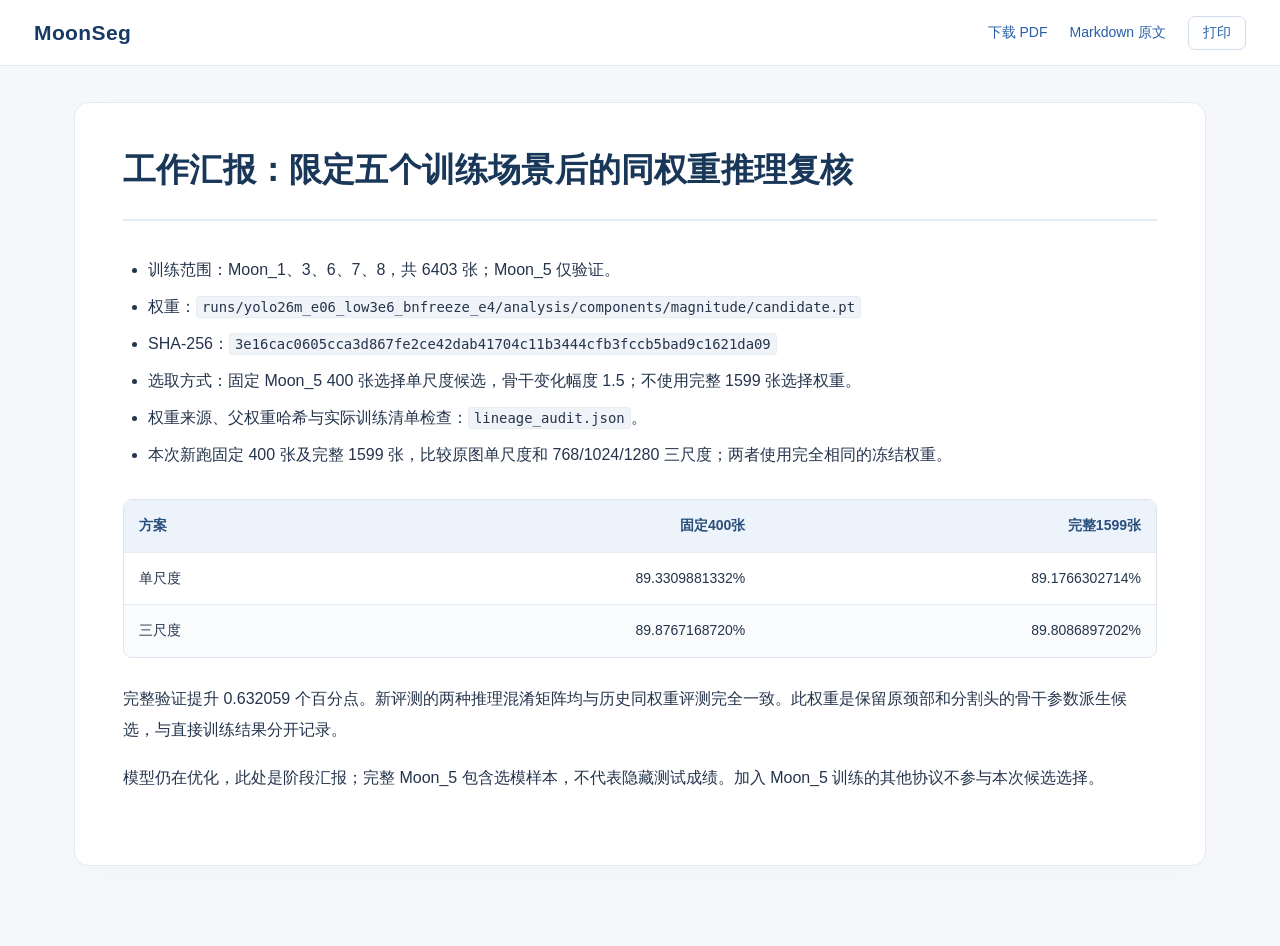
<file: runs/yolo26m_e06_low3e6_bnfreeze_e4/analysis/report_multiscale_20261105/report.html>
<!doctype html>
<html lang="zh-CN"><head><meta charset="utf-8"><meta name="viewport" content="width=device-width,initial-scale=1"><base href="../../../../"><title>report.md</title><link rel="stylesheet" href="vendor/katex/katex.min.css"><link rel="stylesheet" href="style.css"></head>
<body><header class="toolbar"><a class="brand" href="./">MoonSeg</a><div class="tools"><a href="moonseg-proposal.pdf" download>下载 PDF</a><a href="docs/moonseg_model_proposal_20261113.md" download>Markdown 原文</a><button type="button" id="print">打印</button></div></header>
<div class="layout reference"><main><article id="document"><h1>工作汇报：限定五个训练场景后的同权重推理复核</h1>
<ul>
<li>训练范围：Moon_1、3、6、7、8，共 6403 张；Moon_5 仅验证。</li>
<li>权重：<code>runs/yolo26m_e06_low3e6_bnfreeze_e4/analysis/components/magnitude/candidate.pt</code></li>
<li>SHA-256：<code>3e16cac0605cca3d867fe2ce42dab41704c11b3444cfb3fccb5bad9c1621da09</code></li>
<li>选取方式：固定 Moon_5 400 张选择单尺度候选，骨干变化幅度 1.5；不使用完整 1599 张选择权重。</li>
<li>权重来源、父权重哈希与实际训练清单检查：<code>lineage_audit.json</code>。</li>
<li>本次新跑固定 400 张及完整 1599 张，比较原图单尺度和 768/1024/1280 三尺度；两者使用完全相同的冻结权重。</li>
</ul>
<div class="table-wrap"><table>
<thead>
<tr>
<th>方案</th>
<th style="text-align:right">固定400张</th>
<th style="text-align:right">完整1599张</th>
</tr>
</thead>
<tbody>
<tr>
<td>单尺度</td>
<td style="text-align:right">89.3309881332%</td>
<td style="text-align:right">89.1766302714%</td>
</tr>
<tr>
<td>三尺度</td>
<td style="text-align:right">89.8767168720%</td>
<td style="text-align:right">89.8086897202%</td>
</tr>
</tbody>
</table></div>
<p>完整验证提升 0.632059 个百分点。新评测的两种推理混淆矩阵均与历史同权重评测完全一致。此权重是保留原颈部和分割头的骨干参数派生候选，与直接训练结果分开记录。</p>
<p>模型仍在优化，此处是阶段汇报；完整 Moon_5 包含选模样本，不代表隐藏测试成绩。加入 Moon_5 训练的其他协议不参与本次候选选择。</p>
</article></main></div>
<dialog id="image-dialog"><button id="close-image" aria-label="关闭架构图">×</button><img alt="架构图放大预览"></dialog><script src="app.js"></script></body></html>
</file>
<file: style.css>
:root{--ink:#24344c;--muted:#66758b;--blue:#285fa6;--line:#e4eaf1;--paper:#fff;--surface:#f5f7fb;font-family:Arial,"Noto Sans CJK SC","Droid Sans Fallback",sans-serif;color:var(--ink);background:var(--surface);font-size:16px}
*{box-sizing:border-box}html{scroll-behavior:smooth;scroll-padding-top:90px}body{margin:0}a{color:var(--blue);text-decoration:none}a:hover{text-decoration:underline}button{font:inherit;cursor:pointer}.toolbar{height:66px;background:#ffffffed;border-bottom:1px solid var(--line);display:flex;align-items:center;justify-content:space-between;padding:0 34px;position:sticky;top:0;z-index:5;backdrop-filter:blur(12px)}.brand{font-size:21px;font-weight:700;letter-spacing:.4px;color:#173a65}.tools{display:flex;gap:22px;align-items:center;font-size:14px}.tools button{border:1px solid #d2ddeb;border-radius:7px;background:#fff;color:var(--blue);padding:7px 14px}.layout{max-width:1620px;margin:0 auto;display:grid;grid-template-columns:258px minmax(0,1fr);gap:36px;padding:36px 34px 80px}.toc{position:sticky;top:98px;align-self:start;max-height:calc(100vh - 122px);overflow:auto;padding:8px 10px 16px 0;font-size:13px;line-height:1.65}.toc-label{font-weight:700;color:#8995a7;font-size:12px;letter-spacing:2px;margin:0 10px 14px}.toc a{display:block;border-left:2px solid transparent;padding:7px 12px;margin:3px 0;color:#64748b;border-radius:0 6px 6px 0}.toc .depth-2{font-weight:600;color:#344a65}.toc .depth-3{padding-left:24px;font-size:12px}.toc a:hover,.toc a.active{background:#e8eff9;color:#255a9d;border-left-color:#5a86bf;text-decoration:none}main{min-width:0;background:var(--paper);border:1px solid var(--line);border-radius:15px;padding:42px 48px 56px;box-shadow:0 10px 38px #1e3a5f04}article{font-size:16px;line-height:1.95;overflow-wrap:anywhere}h1,h2,h3{line-height:1.5;color:#193758;scroll-margin-top:90px}h1{font-size:33px;margin:0 0 30px;letter-spacing:.2px;padding-bottom:24px;border-bottom:2px solid #e4edf8}h2{font-size:24px;margin:56px 0 22px;padding-bottom:12px;border-bottom:1px solid var(--line)}h3{font-size:19px;margin:32px 0 16px}p{margin:16px 0}strong{font-weight:700;color:#203b5c}img{display:block;width:100%;height:auto;margin:25px auto;border:1px solid #e6ebf2;border-radius:12px;background:#fff;cursor:zoom-in}p:has(>img){margin:28px 0}.table-wrap{max-width:100%;overflow:auto;margin:25px 0;border:1px solid #dce4ee;border-radius:9px}table{border-collapse:collapse;width:100%;font-size:14px;line-height:1.85}th{background:#edf3fb;color:#284e7b;font-weight:700;text-align:left}th,td{padding:13px 15px;border-bottom:1px solid #e5ebf3;vertical-align:top;min-width:85px}td:first-child{font-weight:500}tbody tr:last-child td{border-bottom:0}tbody tr:nth-child(even){background:#fafbfd}table a{overflow-wrap:anywhere}table code{word-break:break-all}code{font-family:"Noto Sans Mono","DejaVu Sans Mono",monospace;font-size:.87em;background:#f0f4f8;border:1px solid #e6ecf2;padding:2px 5px;border-radius:4px}pre{overflow:auto;background:#f4f7fb;border:1px solid #e0e7f0;border-radius:9px;padding:20px 24px;line-height:1.8}pre code{border:0;background:none;padding:0;font-size:14px}ul{padding-left:25px}li{padding:3px 0}.katex-display{overflow-x:auto;overflow-y:hidden;padding:12px 3px;margin:22px 0}.katex{font-size:1.1em}eqn{display:block;text-align:center}.reference{display:block;max-width:1200px}dialog{border:1px solid #ccd9e8;border-radius:14px;width:min(1400px,96vw);max-height:94vh;padding:26px;background:#fff}dialog::backdrop{background:#142539bd}dialog img{border:0;border-radius:0;cursor:default;margin:12px 0 0}dialog button{position:absolute;right:10px;top:4px;border:0;background:#fff;font-size:28px;color:#64748b}#close-image:focus-visible{outline:2px solid var(--blue)}
@media(min-width:1500px){.layout{grid-template-columns:274px minmax(0,1fr)}}
@media(max-width:1100px){.layout{grid-template-columns:205px minmax(0,1fr);gap:20px;padding:26px 20px}main{padding:30px 28px}.toc{font-size:12px}h1{font-size:29px}h2{font-size:22px}.table-wrap table{min-width:720px}}
@media(max-width:760px){.toolbar{height:58px;padding:0 18px}.tools{gap:13px;font-size:12px}.brand{font-size:19px}.tools button{display:none}.layout{display:block;padding:18px 12px 40px}.toc{position:static;max-height:200px;background:white;border:1px solid var(--line);border-radius:10px;padding:14px;margin-bottom:18px}.toc .depth-3{display:none}.toc a{font-size:12px;padding:5px 8px}.toc-label{margin-bottom:8px}main{padding:24px 18px;border-radius:10px}article{font-size:15px;line-height:1.9}h1{font-size:26px}h2{font-size:21px;margin-top:38px}h3{font-size:18px}img{border-radius:6px}.table-wrap table{min-width:720px}th,td{padding:10px 12px}pre{padding:16px;font-size:12px}}
@media print{@page{size:A4;margin:15mm 13mm 17mm}html,body{background:#fff;scroll-behavior:auto}.toolbar,.toc,dialog{display:none!important}.layout{display:block;max-width:none;margin:0;padding:0}main{border:0;box-shadow:none;padding:0;border-radius:0}article{font-size:10.5pt;line-height:1.75;color:#192638}h1{font-size:22pt;padding-bottom:12pt;margin-bottom:18pt}h2{font-size:16pt;margin:26pt 0 12pt;break-after:avoid}h3{font-size:12pt;margin:18pt 0 10pt;break-after:avoid}p{margin:9pt 0;orphans:3;widows:3}p:has(>img){break-inside:avoid}img{max-width:100%;max-height:225mm;object-fit:contain;break-inside:avoid;margin:14pt auto;border:0}.table-wrap{overflow:visible;border:0;border-radius:0;margin:14pt 0}table,.table-wrap table{min-width:0!important;table-layout:fixed;width:100%;font-size:8pt;line-height:1.65}th,td{min-width:0;padding:6pt;border:1px solid #dbe3ed;overflow-wrap:anywhere;word-break:break-word}th{background:#edf3fb!important;print-color-adjust:exact}thead{display:table-header-group}tr{break-inside:avoid}pre{white-space:pre-wrap;font-size:9pt;break-inside:avoid}pre code{font-size:9pt}code{font-size:.83em}a{color:#285585}li{padding:1pt 0}.katex-display{overflow:visible;margin:12pt 0}*{print-color-adjust:exact}}
@media print{:root{background:#fff}img[role="button"]{outline:none!important}}
article table:has(th:nth-child(8)){table-layout:fixed;min-width:1060px}
article .table-wrap:first-of-type table:has(th:nth-child(8)) th:first-child{width:20%}
article .table-wrap:first-of-type table:has(th:nth-child(8)) th:nth-child(2){width:35%}
article .table-wrap:not(:first-of-type) table:has(th:nth-child(8)) th:first-child{width:30%}
</file>
